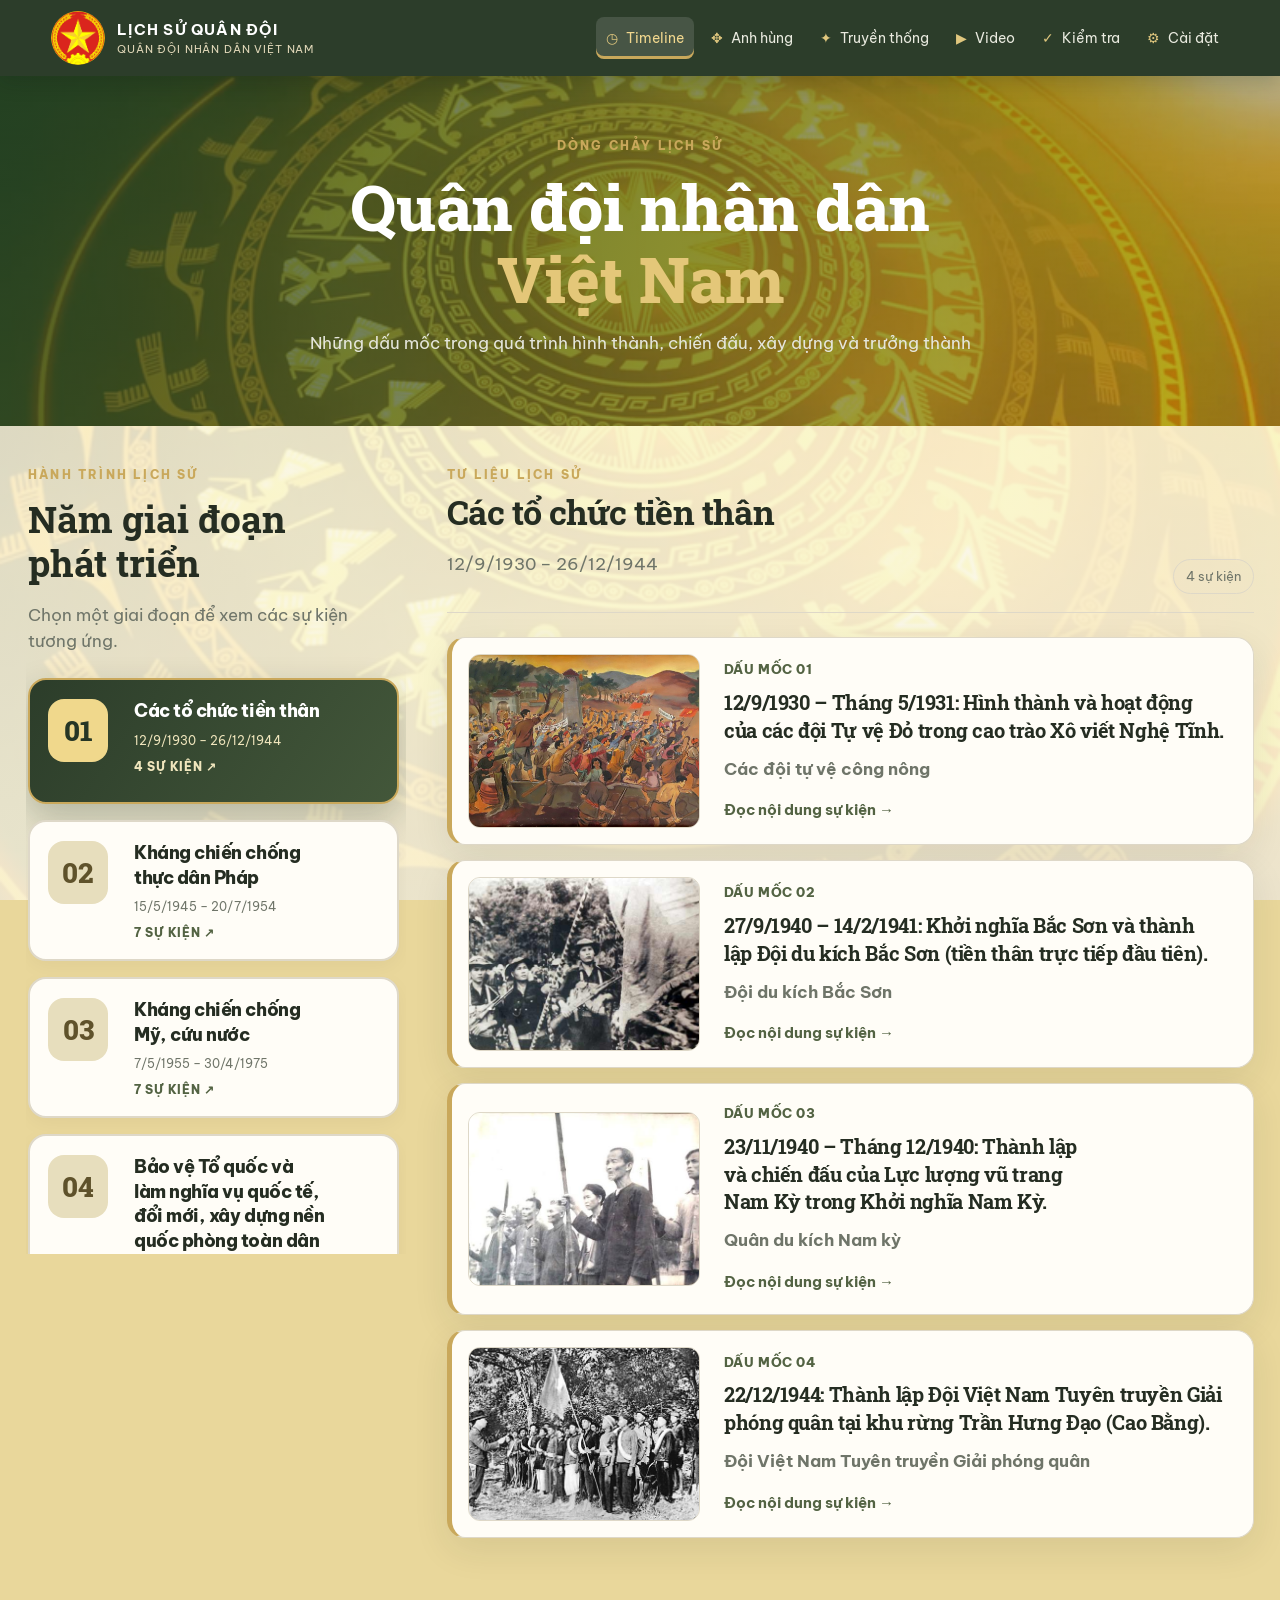
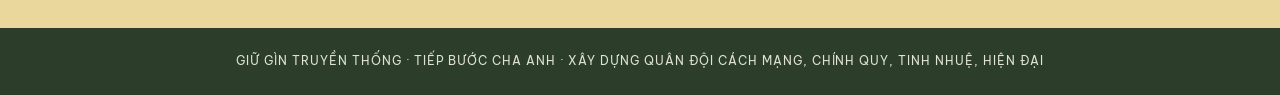
<file: index.html>
<!doctype html><html lang="vi"><head><meta charset="utf-8"><meta name="viewport" content="width=device-width,initial-scale=1"><meta name="theme-color" content="#263523"><title>Timeline | Lịch sử QĐND Việt Nam</title><link rel="stylesheet" href="style.css"></head><body><nav class="topbar"><a class="brand" href="index.html"><img src="assets/quan-huy-qdndvn.webp" alt="Quân huy Quân đội nhân dân Việt Nam"><span><b>LỊCH SỬ QUÂN ĐỘI</b><small>QUÂN ĐỘI NHÂN DÂN VIỆT NAM</small></span></a><button class="menu-toggle" aria-label="Mở điều hướng" onclick="document.querySelector('.navlinks').classList.toggle('open')">☰</button><div class="navlinks"><a data-nav="index.html" href="index.html"><i>◷</i>Timeline</a><a data-nav="heroes.html" href="heroes.html"><i>✥</i>Anh hùng</a><a data-nav="videos.html" href="videos.html"><i>▶</i>Video</a><a data-nav="exam.html" href="exam.html"><i>✓</i>Kiểm tra</a><a data-nav="settings.html" href="settings.html"><i>⚙</i>Cài đặt</a></div></nav><header class="masthead"><div class="kicker">DÒNG CHẢY LỊCH SỬ</div><h1>Quân đội nhân dân<br><em>Việt Nam</em></h1><p>Những dấu mốc trong quá trình hình thành, chiến đấu, xây dựng và trưởng thành</p></header><main class="timeline-layout"><aside class="period-side"><div class="section-kicker">HÀNH TRÌNH LỊCH SỬ</div><h2>Năm giai đoạn<br>phát triển</h2><p>Chọn một giai đoạn để xem các sự kiện tương ứng.</p><div id="periodNav" class="period-nav"></div></aside><section class="timeline-main"><div class="section-head"><div><div class="section-kicker">TƯ LIỆU LỊCH SỬ</div><h2 id="periodTitle">Chọn giai đoạn</h2><p id="periodRange" class="muted"></p></div><span id="eventCount" class="count-pill"></span></div><div id="timeline" class="event-list"></div></section></main><footer class="footer">GIỮ GÌN TRUYỀN THỐNG · TIẾP BƯỚC CHA ANH · XÂY DỰNG QUÂN ĐỘI CÁCH MẠNG, CHÍNH QUY, TINH NHUỆ, HIỆN ĐẠI</footer><script src="data/periods.js"></script><script src="js/common.js"></script><script src="js/timeline.js"></script></body></html>
</file>
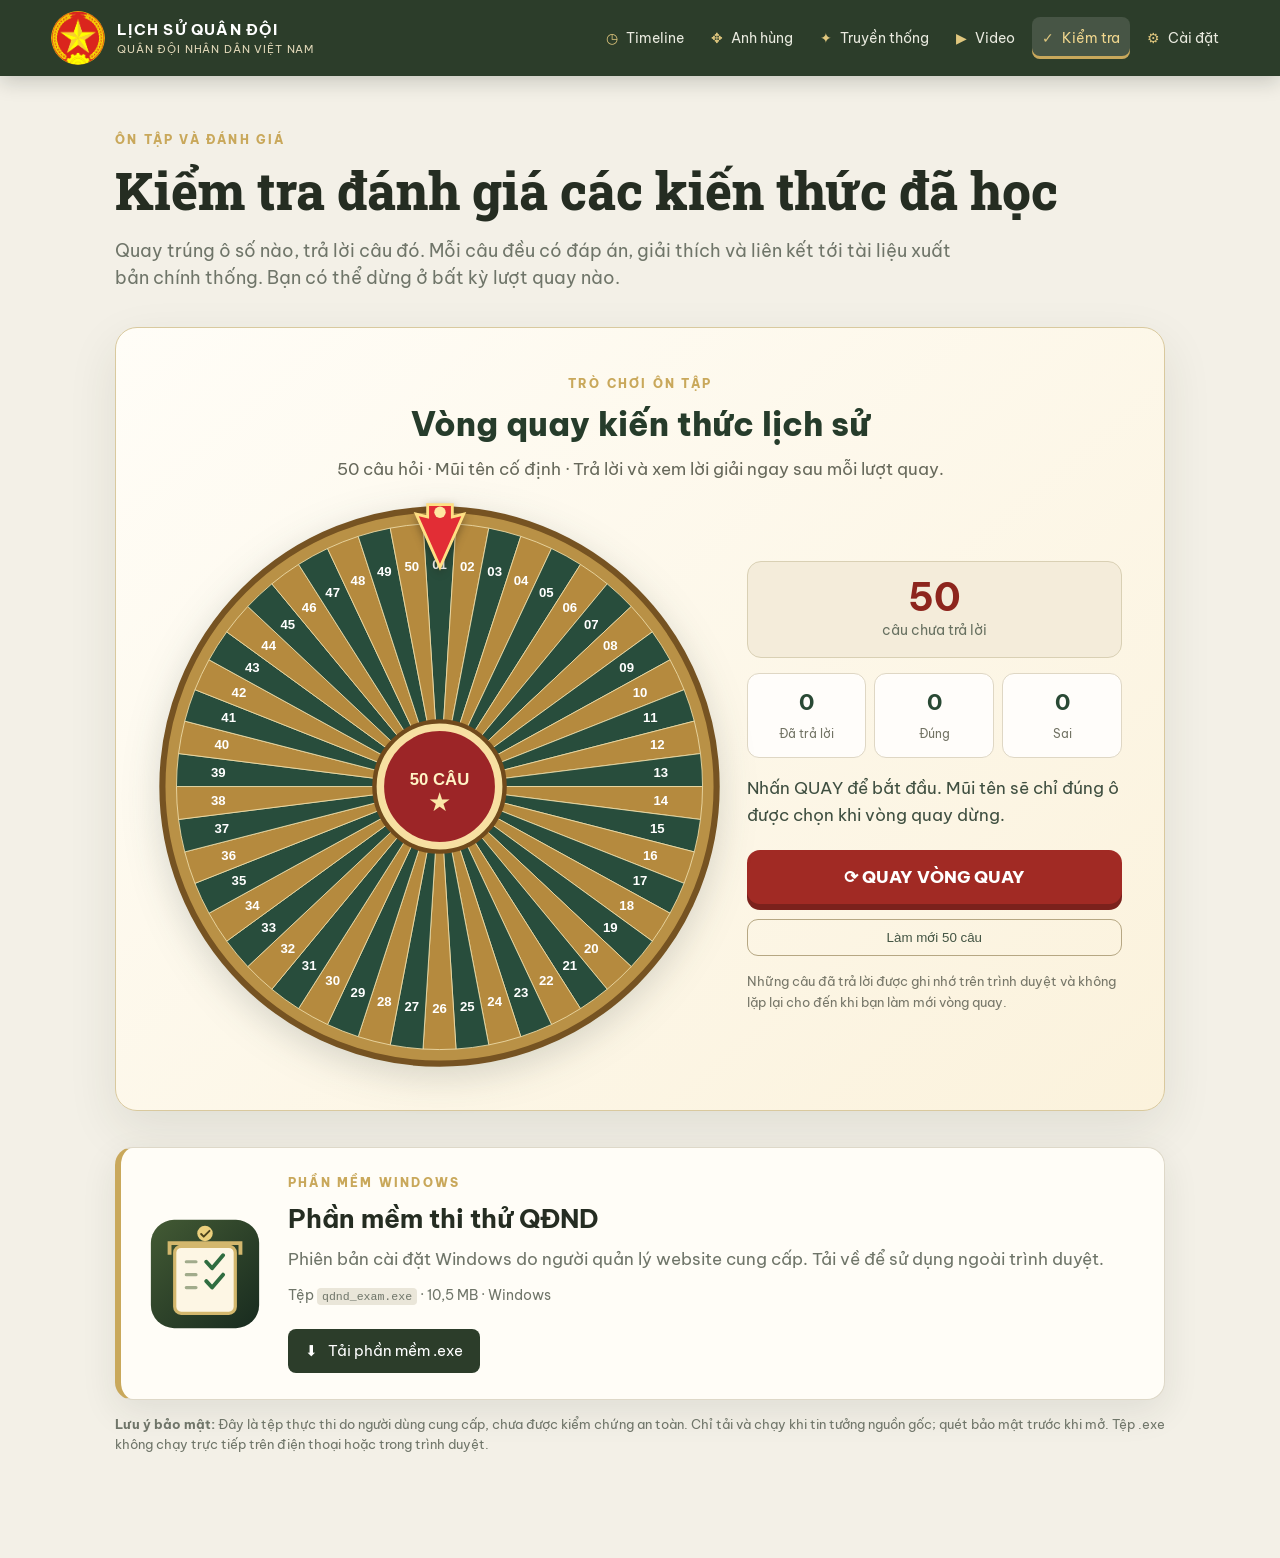
<file: exam.html>
<!DOCTYPE html>
<html lang="vi"><head><meta charset="utf-8"/><meta content="width=device-width,initial-scale=1" name="viewport"/><meta content="#263523" name="theme-color"/><title>Kiểm tra | Lịch sử QĐND Việt Nam</title><link href="style.css" rel="stylesheet"/><link href="css/wheel.css" rel="stylesheet"/></head><body><nav class="topbar"><a class="brand" href="index.html"><img alt="Quân huy Quân đội nhân dân Việt Nam" src="assets/quan-huy-qdndvn.webp"/><span><b>LỊCH SỬ QUÂN ĐỘI</b><small>QUÂN ĐỘI NHÂN DÂN VIỆT NAM</small></span></a><button aria-label="Mở điều hướng" class="menu-toggle" onclick="document.querySelector('.navlinks').classList.toggle('open')">☰</button><div class="navlinks"><a data-nav="index.html" href="index.html"><i>◷</i>Timeline</a><a data-nav="heroes.html" href="heroes.html"><i>✥</i>Anh hùng</a><a data-nav="truyen-thong.html" href="truyen-thong.html"><i>✦</i>Truyền thống</a><a data-nav="videos.html" href="videos.html"><i>▶</i>Video</a><a data-nav="exam.html" href="exam.html"><i>✓</i>Kiểm tra</a><a data-nav="settings.html" href="settings.html"><i>⚙</i>Cài đặt</a></div></nav><main class="content"><div class="section-kicker">ÔN TẬP VÀ ĐÁNH GIÁ</div><h1 class="page-title">Kiểm tra đánh giá các kiến thức đã học</h1><p class="lead">Quay trúng ô số nào, trả lời câu đó. Mỗi câu đều có đáp án, giải thích và liên kết tới tài liệu xuất bản chính thống. Bạn có thể dừng ở bất kỳ lượt quay nào.</p><section aria-labelledby="wheelTitle" class="wheel-game" id="wheelGame">
<div class="wheel-heading"><span class="section-kicker">TRÒ CHƠI ÔN TẬP</span><h2 id="wheelTitle">Vòng quay kiến thức lịch sử</h2><p>50 câu hỏi · Mũi tên cố định · Trả lời và xem lời giải ngay sau mỗi lượt quay.</p></div>
<div class="wheel-layout">
<div aria-label="Vòng quay có 50 ô đánh số và mũi tên màu đỏ ở vị trí 12 giờ" class="wheel-stage">
<div class="wheel-disc" id="wheelDisc"><svg aria-label="Vòng quay 50 câu" id="wheelSvg" role="img" viewbox="0 0 640 640"></svg></div>
<svg aria-label="Mũi tên chỉ câu được chọn" class="wheel-pointer" role="img" viewbox="0 0 60 80"><path d="M30 73 L5 17 L17 20 L17 7 L43 7 L43 20 L55 17 Z" fill="#e22d35" stroke="#ffdf83" stroke-width="3"></path><circle cx="30" cy="15" fill="#ffe7a1" r="6"></circle></svg>
</div>
<div class="wheel-sidebar">
<div class="wheel-counter"><strong id="wheelRemaining">50</strong><span>câu chưa trả lời</span></div>
<div class="wheel-stats"><div><b id="wheelAnswered">0</b><span>Đã trả lời</span></div><div><b id="wheelCorrect">0</b><span>Đúng</span></div><div><b id="wheelWrong">0</b><span>Sai</span></div></div>
<p aria-live="polite" class="wheel-status" id="wheelStatus" role="status">Nhấn QUAY để bắt đầu. Mũi tên sẽ chỉ đúng ô được chọn khi vòng quay dừng.</p>
<button class="wheel-spin" id="wheelSpin" type="button">⟳ QUAY VÒNG QUAY</button>
<button class="wheel-reset" id="wheelReset" type="button">Làm mới 50 câu</button>
<p class="wheel-note">Những câu đã trả lời được ghi nhớ trên trình duyệt và không lặp lại cho đến khi bạn làm mới vòng quay.</p>
</div>
</div>
</section>
<dialog aria-labelledby="wheelQuestionText" class="wheel-dialog" id="wheelQuestionDialog"><div class="wheel-dialog-inner"><button aria-label="Đóng câu hỏi" class="wheel-dialog-close" id="wheelDialogClose">×</button><p class="wheel-question-number" id="wheelQuestionNumber"></p><h2 id="wheelQuestionText"></h2><div class="wheel-choices" id="wheelChoices"></div><p aria-live="polite" class="wheel-feedback" hidden="" id="wheelFeedback" role="status"></p><section aria-live="polite" class="wheel-explanation" hidden="" id="wheelExplanation"><h3>VÌ SAO ĐÂY LÀ ĐÁP ÁN ĐÚNG?</h3><p class="wheel-explanation-text" id="wheelExplanationText"></p><div class="wheel-explanation-source"><strong>Tài liệu tham khảo và nguồn đối chiếu:</strong><div id="wheelExplanationSource"></div></div></section><button class="wheel-dialog-done" hidden="" id="wheelDialogDone" type="button">Đóng và quay tiếp</button></div></dialog><section class="software-card"><img alt="Biểu tượng phần mềm thi thử" class="software-logo" src="assets/logo-phan-mem-thi.svg"/><div class="software-info"><div class="section-kicker">PHẦN MỀM WINDOWS</div><h2>Phần mềm thi thử QĐND</h2><p>Phiên bản cài đặt Windows do người quản lý website cung cấp. Tải về để sử dụng ngoài trình duyệt.</p><p class="software-meta">Tệp <code>qdnd_exam.exe</code> · 10,5 MB · Windows</p><a class="primary software-download" download="qdnd_exam.exe" href="downloads/qdnd_exam.exe"><span aria-hidden="true">⬇</span> Tải phần mềm .exe</a></div></section><p class="security-note"><strong>Lưu ý bảo mật:</strong> Đây là tệp thực thi do người dùng cung cấp, chưa được kiểm chứng an toàn. Chỉ tải và chạy khi tin tưởng nguồn gốc; quét bảo mật trước khi mở. Tệp .exe không chạy trực tiếp trên điện thoại hoặc trong trình duyệt.</p></main><script src="js/common.js"></script><script src="data/wheel-questions.js"></script><script src="js/wheel.js"></script></body></html>
</file>
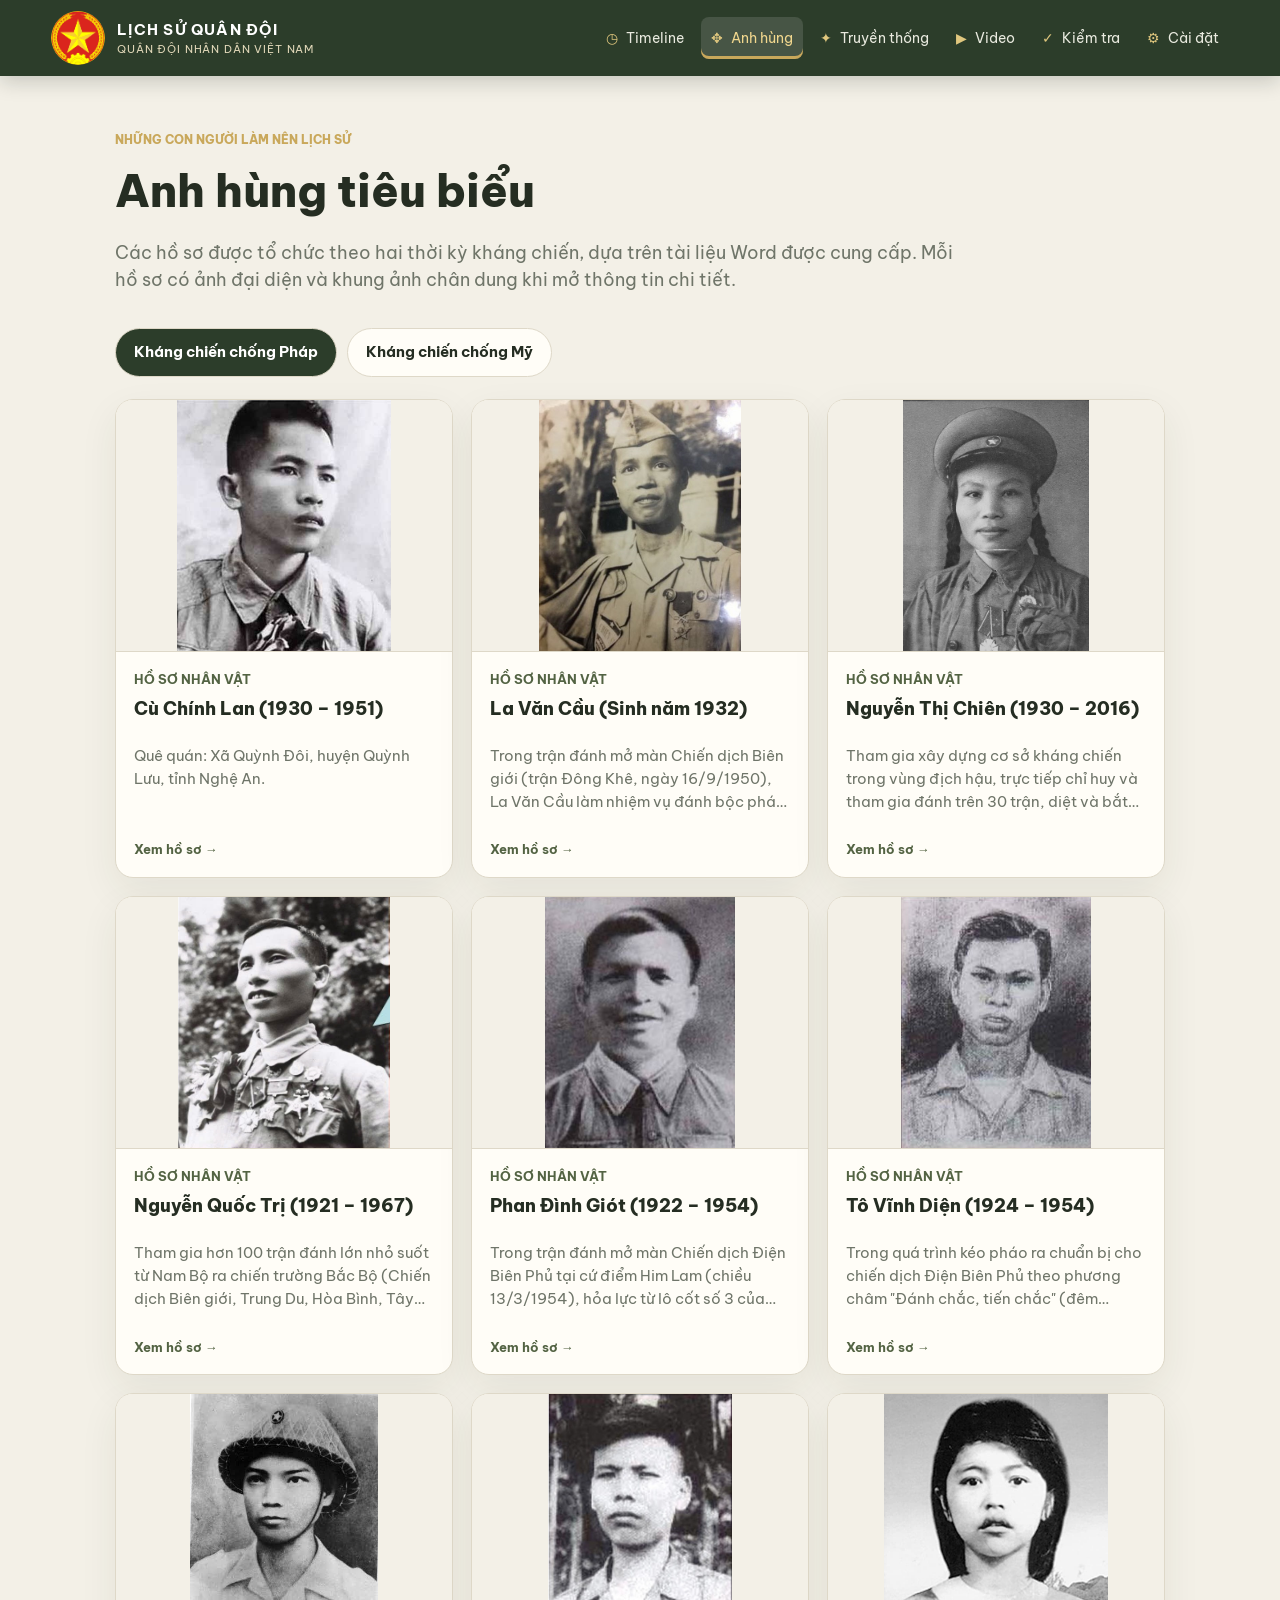
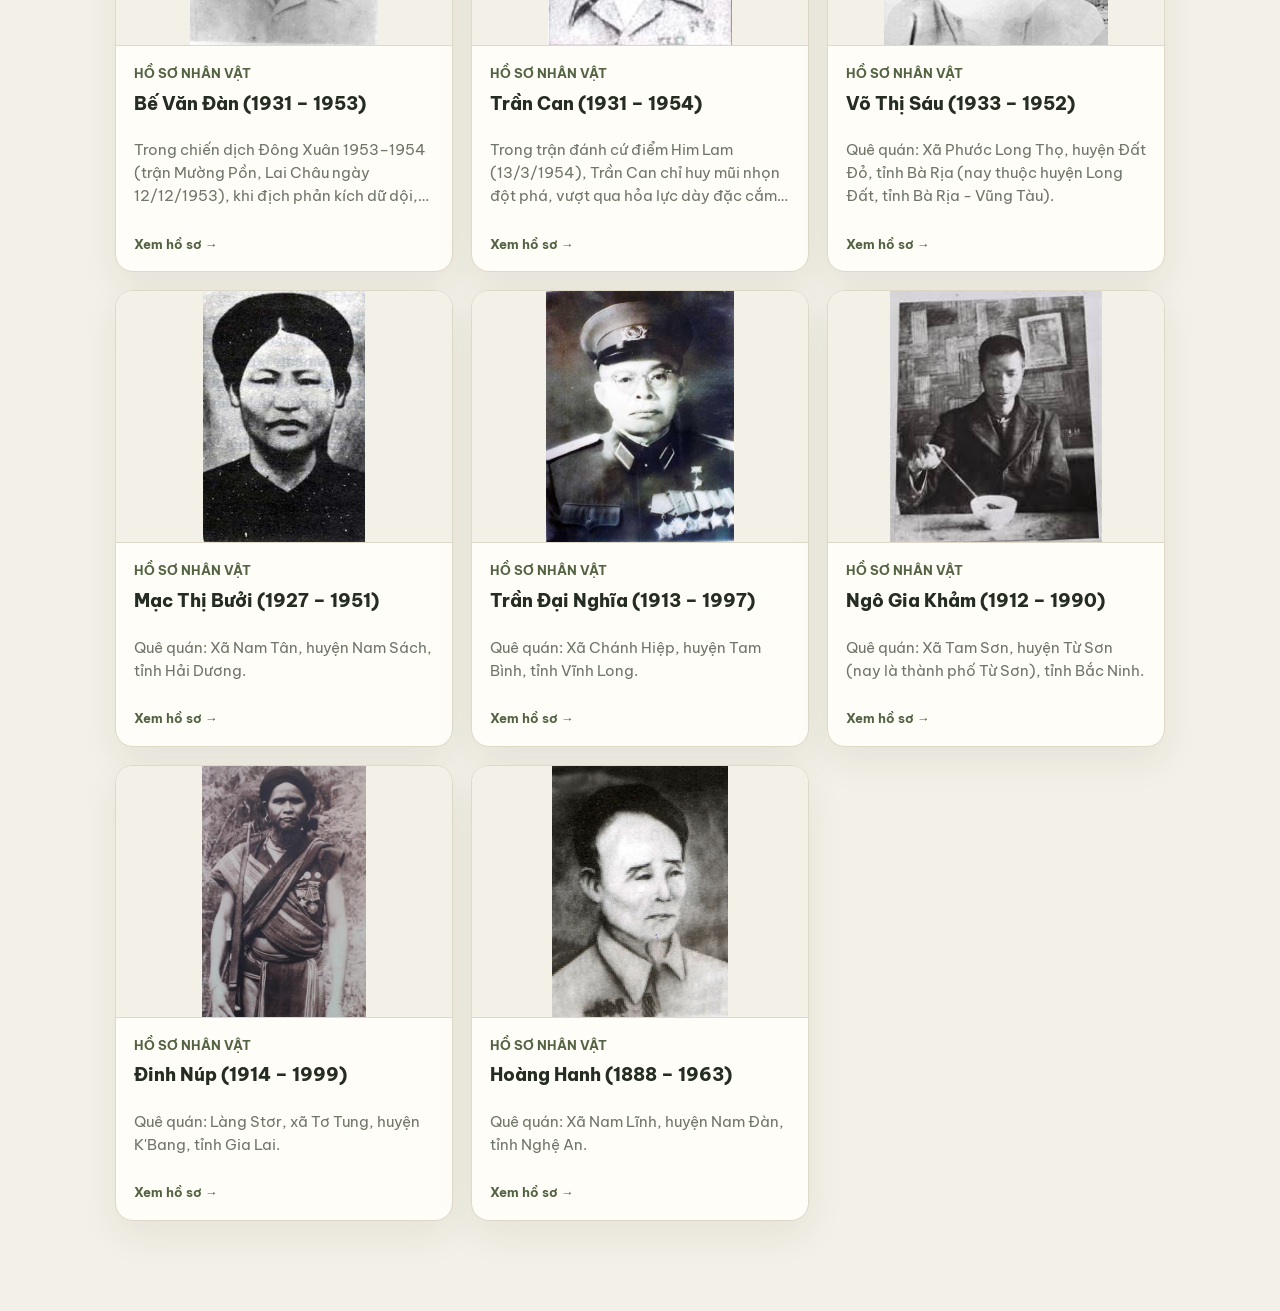
<file: heroes.html>
<!doctype html><html lang="vi"><head><meta charset="utf-8"><meta name="viewport" content="width=device-width,initial-scale=1"><meta name="theme-color" content="#263523"><title>Anh hùng | Lịch sử QĐND Việt Nam</title><link rel="stylesheet" href="style.css"></head><body><nav class="topbar"><a class="brand" href="index.html"><img src="assets/quan-huy-qdndvn.webp" alt="Quân huy Quân đội nhân dân Việt Nam"><span><b>LỊCH SỬ QUÂN ĐỘI</b><small>QUÂN ĐỘI NHÂN DÂN VIỆT NAM</small></span></a><button class="menu-toggle" aria-label="Mở điều hướng" onclick="document.querySelector('.navlinks').classList.toggle('open')">☰</button><div class="navlinks"><a data-nav="index.html" href="index.html"><i>◷</i>Timeline</a><a data-nav="heroes.html" href="heroes.html"><i>✥</i>Anh hùng</a><a data-nav="videos.html" href="videos.html"><i>▶</i>Video</a><a data-nav="exam.html" href="exam.html"><i>✓</i>Kiểm tra</a><a data-nav="settings.html" href="settings.html"><i>⚙</i>Cài đặt</a></div></nav><main class="content"><div class="section-kicker">NHỮNG CON NGƯỜI LÀM NÊN LỊCH SỬ</div><h1 class="page-title">Anh hùng tiêu biểu</h1><p class="lead">Các hồ sơ được tổ chức theo hai thời kỳ kháng chiến, dựa trên tài liệu Word được cung cấp. Mỗi hồ sơ có ảnh đại diện và khung ảnh chân dung khi mở thông tin chi tiết.</p><div class="tabs"><button class="tab active" data-period="phap">Kháng chiến chống Pháp</button><button class="tab" data-period="my">Kháng chiến chống Mỹ</button></div><div id="heroGrid" class="hero-grid"></div></main><div id="heroModal" class="modal" aria-hidden="true"><div class="modal-card"><button class="modal-close" onclick="closeHero()">×</button><div id="heroDetail"></div></div></div><script src="data/heroes.js"></script><script src="js/common.js"></script><script src="js/heroes.js"></script></body></html>
</file>
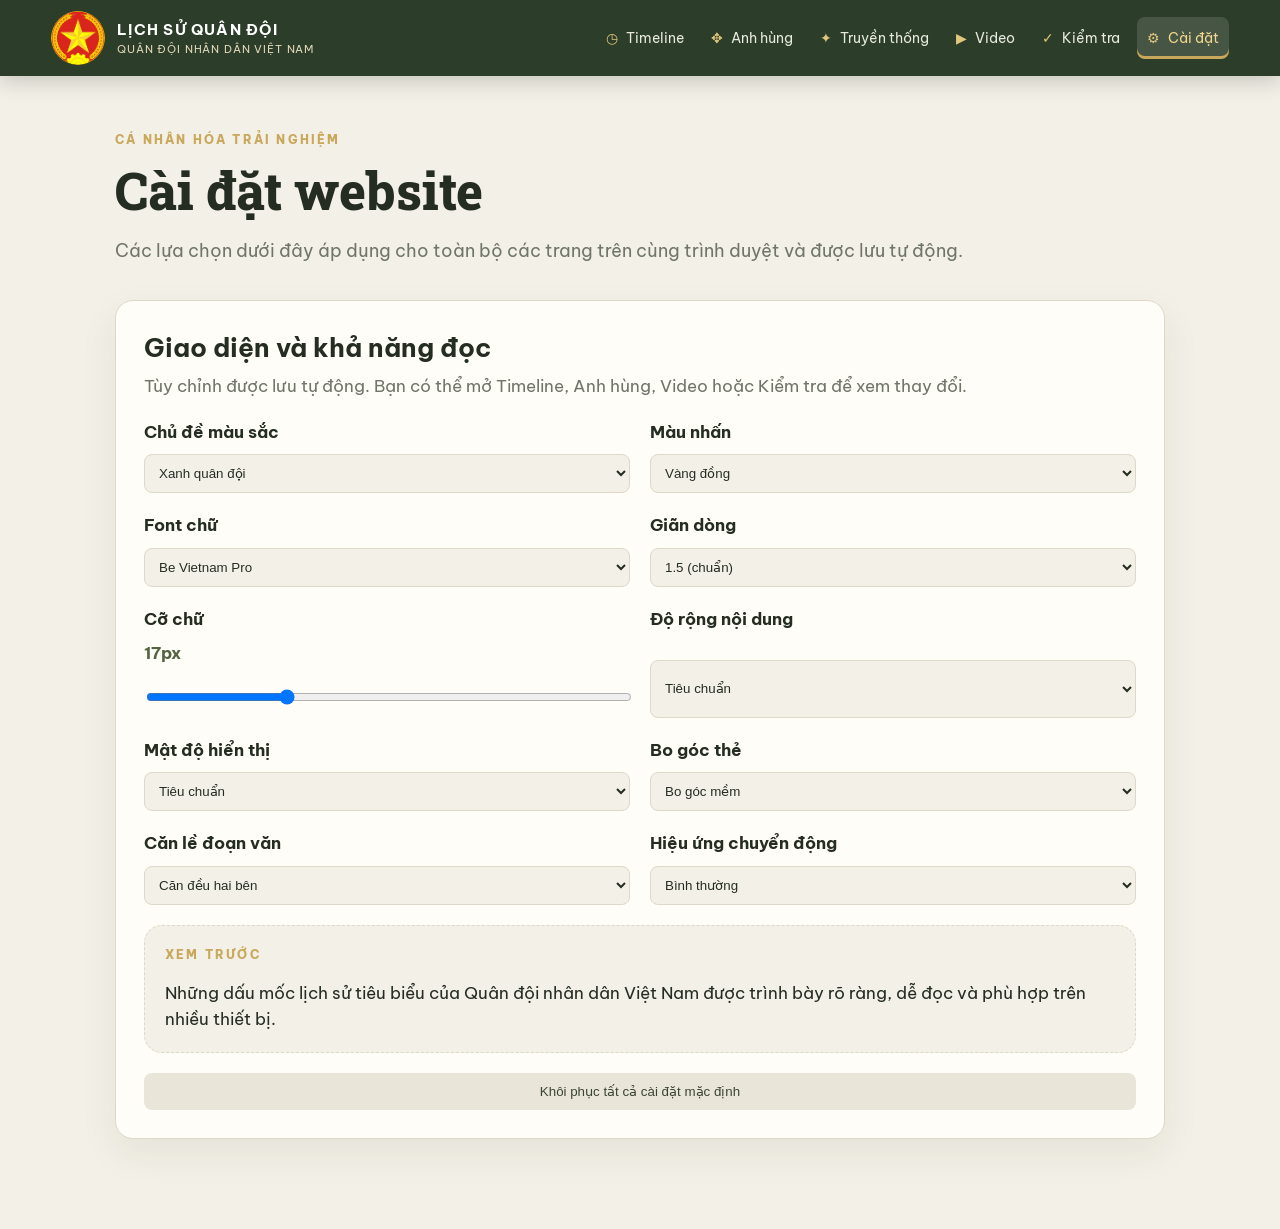
<file: settings.html>
<!doctype html><html lang="vi"><head><meta charset="utf-8"><meta name="viewport" content="width=device-width,initial-scale=1"><meta name="theme-color" content="#263523"><title>Cài đặt | Lịch sử QĐND Việt Nam</title><link rel="stylesheet" href="style.css"></head><body><nav class="topbar"><a class="brand" href="index.html"><img src="assets/quan-huy-qdndvn.webp" alt="Quân huy Quân đội nhân dân Việt Nam"><span><b>LỊCH SỬ QUÂN ĐỘI</b><small>QUÂN ĐỘI NHÂN DÂN VIỆT NAM</small></span></a><button class="menu-toggle" aria-label="Mở điều hướng" onclick="document.querySelector('.navlinks').classList.toggle('open')">☰</button><div class="navlinks"><a data-nav="index.html" href="index.html"><i>◷</i>Timeline</a><a data-nav="heroes.html" href="heroes.html"><i>✥</i>Anh hùng</a><a data-nav="videos.html" href="videos.html"><i>▶</i>Video</a><a data-nav="exam.html" href="exam.html"><i>✓</i>Kiểm tra</a><a data-nav="settings.html" href="settings.html"><i>⚙</i>Cài đặt</a></div></nav><main class="content"><div class="section-kicker">CÁ NHÂN HÓA TRẢI NGHIỆM</div><h1 class="page-title">Cài đặt website</h1><p class="lead">Các lựa chọn dưới đây áp dụng cho toàn bộ các trang trên cùng trình duyệt và được lưu tự động.</p><section class="settings-card"><div class="settings-intro"><h2>Giao diện và khả năng đọc</h2><p class="muted">Tùy chỉnh được lưu tự động. Bạn có thể mở Timeline, Anh hùng, Video hoặc Kiểm tra để xem thay đổi.</p></div><div class="setting-grid"><label>Chủ đề màu sắc<select id="theme"><option value="olive">Xanh quân đội</option><option value="light">Trắng thanh lịch</option><option value="dark">Tối dịu</option><option value="burgundy">Đỏ đô</option><option value="navy">Xanh hải quân</option><option value="sepia">Giấy cổ</option><option value="forest">Xanh rừng</option><option value="contrast">Tương phản cao</option></select></label><label>Màu nhấn<select id="accent"><option value="gold">Vàng đồng</option><option value="red">Đỏ son</option><option value="blue">Xanh lam</option><option value="green">Xanh lá</option></select></label><label>Font chữ<select id="fontFamily"><option value="system">Be Vietnam Pro</option><option value="times">Times New Roman</option><option value="serif">Georgia</option><option value="arial">Arial</option><option value="tahoma">Tahoma</option></select></label><label>Giãn dòng<select id="lineHeight"><option value="1.5">1.5 (chuẩn)</option><option value="1.65">1.65 (thoáng)</option><option value="1.8">1.8 (rộng)</option><option value="2">2.0 (rất rộng)</option></select></label><label>Cỡ chữ <output id="fontSizeOut">17px</output><input id="fontSize" type="range" min="14" max="25" value="17"></label><label>Độ rộng nội dung<select id="contentWidth"><option value="normal">Tiêu chuẩn</option><option value="wide">Rộng</option><option value="narrow">Gọn (dễ đọc)</option></select></label><label>Mật độ hiển thị<select id="density"><option value="normal">Tiêu chuẩn</option><option value="compact">Gọn</option><option value="relaxed">Thoáng</option></select></label><label>Bo góc thẻ<select id="corners"><option value="rounded">Bo góc mềm</option><option value="square">Góc vuông</option></select></label><label>Căn lề đoạn văn<select id="textAlign"><option value="justify">Căn đều hai bên</option><option value="left">Căn trái</option></select></label><label>Hiệu ứng chuyển động<select id="motion"><option value="normal">Bình thường</option><option value="reduce">Giảm chuyển động</option></select></label></div><div class="settings-preview"><div class="section-kicker">XEM TRƯỚC</div><p>Những dấu mốc lịch sử tiêu biểu của Quân đội nhân dân Việt Nam được trình bày rõ ràng, dễ đọc và phù hợp trên nhiều thiết bị.</p></div><button id="resetSettings" type="button" class="secondary">Khôi phục tất cả cài đặt mặc định</button></section></main><script src="js/common.js"></script><script src="js/settings.js"></script></body></html>
</file>
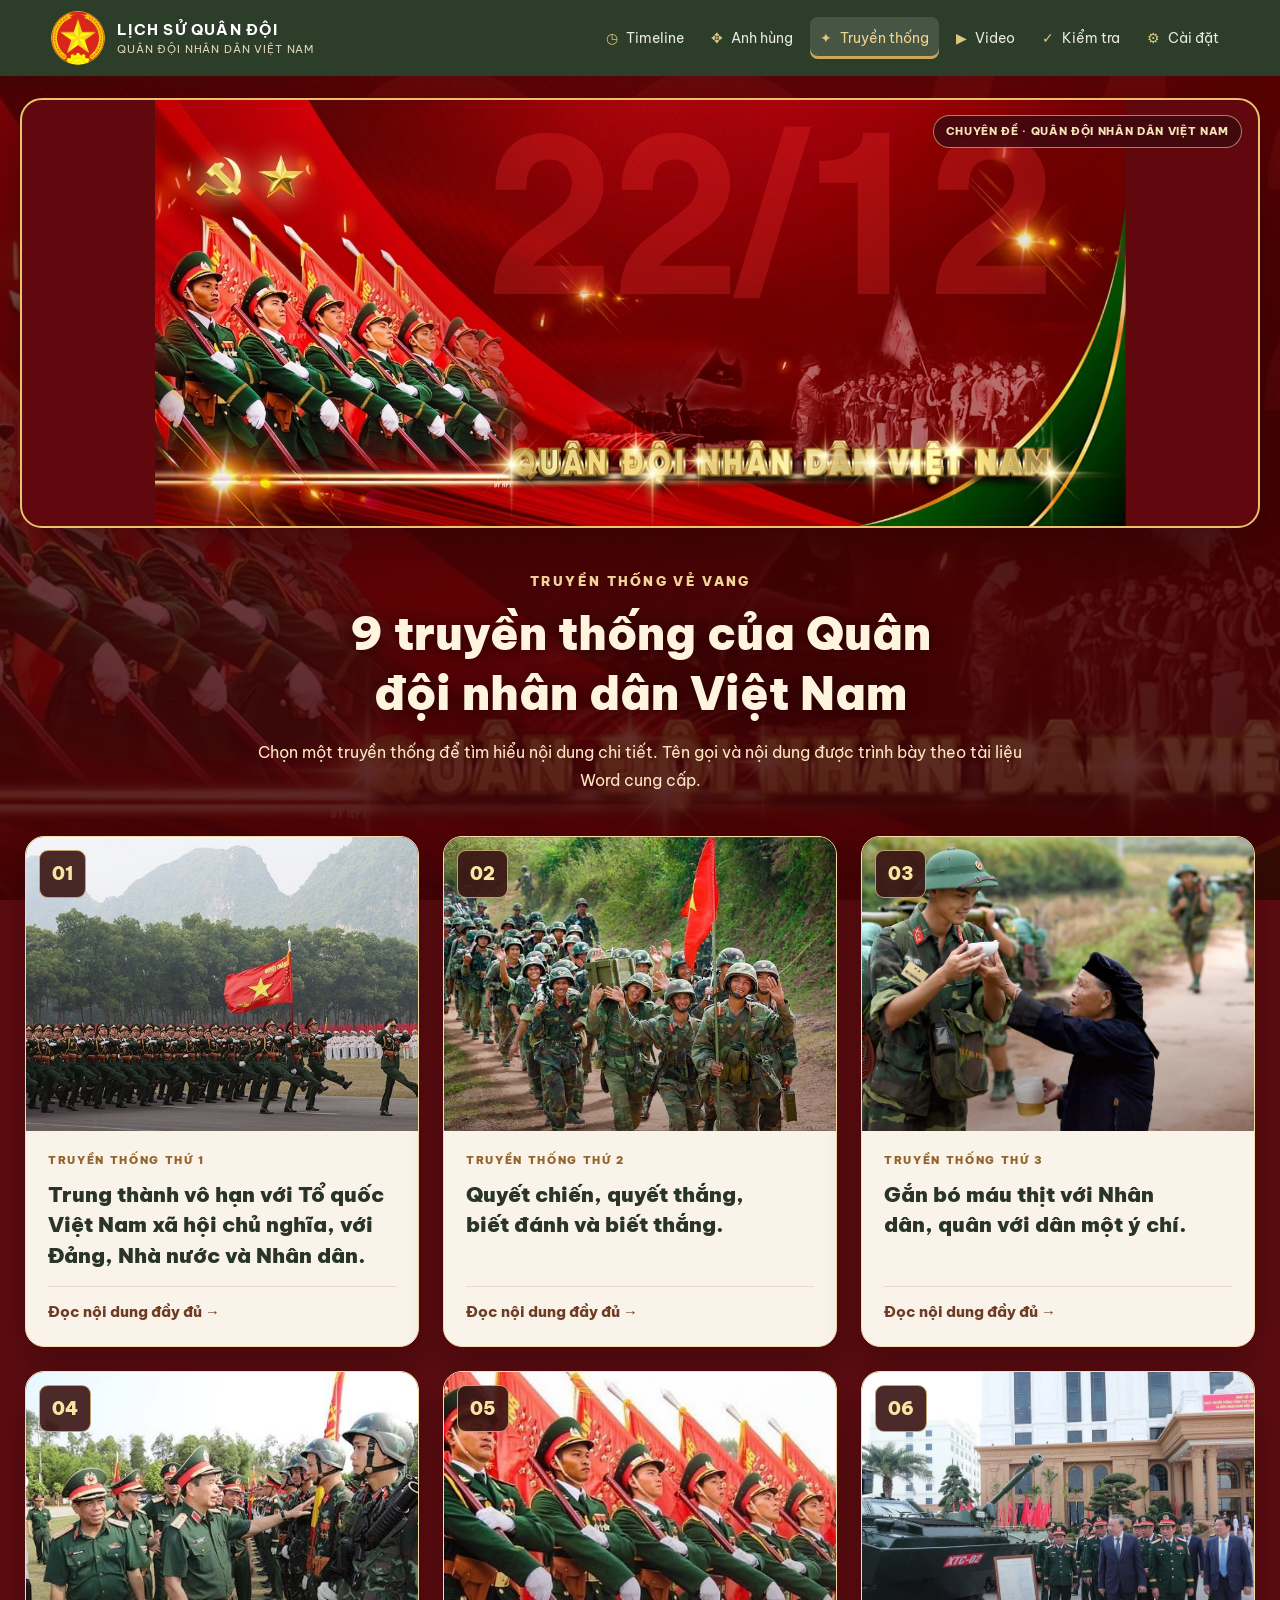
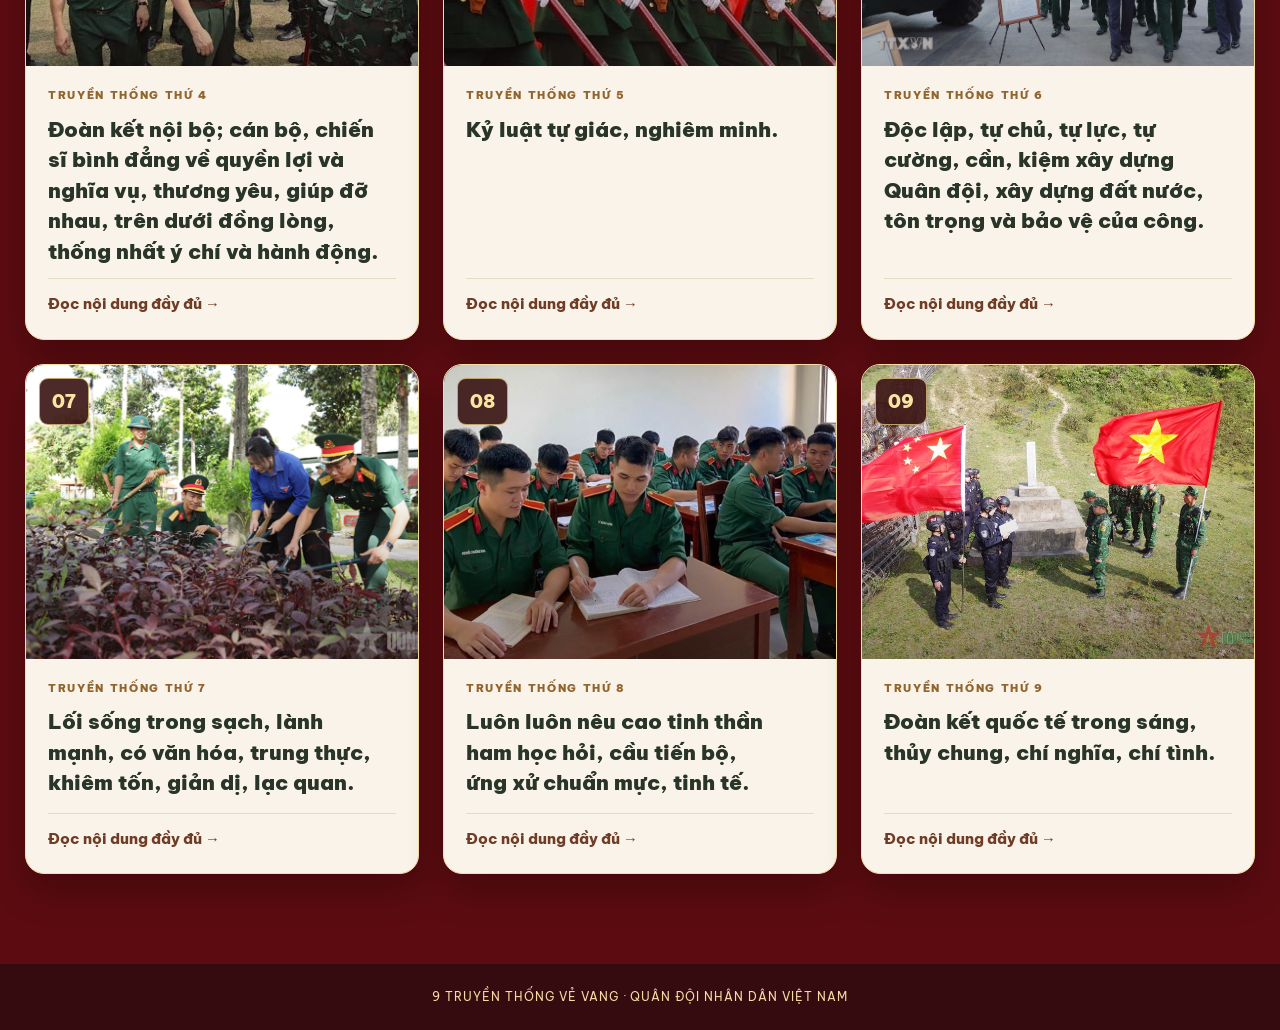
<file: truyen-thong.html>
<!doctype html><html lang="vi"><head><meta charset="utf-8"><meta name="viewport" content="width=device-width,initial-scale=1"><meta name="theme-color" content="#701413"><link rel="stylesheet" href="style.css"><link rel="stylesheet" href="css/truyen-thong.css"><title>9 truyền thống vẻ vang | Lịch sử QĐND Việt Nam</title></head><body class="tt-page tt-index"><nav class="topbar"><a class="brand" href="index.html"><img src="assets/quan-huy-qdndvn.webp" alt="Quân huy Quân đội nhân dân Việt Nam"><span><b>LỊCH SỬ QUÂN ĐỘI</b><small>QUÂN ĐỘI NHÂN DÂN VIỆT NAM</small></span></a><button class="menu-toggle" aria-label="Mở điều hướng" aria-expanded="false" onclick="const el=document.querySelector('.navlinks');el.classList.toggle('open');this.setAttribute('aria-expanded',String(el.classList.contains('open')))">☰</button><div class="navlinks"><a data-nav="index.html" href="index.html"><i>◷</i>Timeline</a><a data-nav="heroes.html" href="heroes.html"><i>✥</i>Anh hùng</a><a class="active" data-nav="truyen-thong.html" href="truyen-thong.html"><i>✦</i>Truyền thống</a><a data-nav="videos.html" href="videos.html"><i>▶</i>Video</a><a data-nav="exam.html" href="exam.html"><i>✓</i>Kiểm tra</a><a data-nav="settings.html" href="settings.html"><i>⚙</i>Cài đặt</a></div></nav><header class="tt-banner" aria-label="Hình nền 22 tháng 12 do người quản lý website cung cấp"><span class="tt-banner-corner">CHUYÊN ĐỀ · QUÂN ĐỘI NHÂN DÂN VIỆT NAM</span></header><main class="tt-main"><div class="tt-intro"><p class="tt-eyebrow">TRUYỀN THỐNG VẺ VANG</p><h1>9 truyền thống của Quân đội nhân dân Việt Nam</h1><p>Chọn một truyền thống để tìm hiểu nội dung chi tiết. Tên gọi và nội dung được trình bày theo tài liệu Word cung cấp.</p></div><section class="tt-grid" id="traditionGrid" aria-label="Danh sách chín truyền thống"></section></main><footer class="footer tt-footer">9 TRUYỀN THỐNG VẺ VANG · QUÂN ĐỘI NHÂN DÂN VIỆT NAM</footer><script src="data/traditions.js"></script><script src="data/traditions-covers.js"></script><script src="js/common.js"></script><script src="js/truyen-thong.js"></script></body></html>
</file>
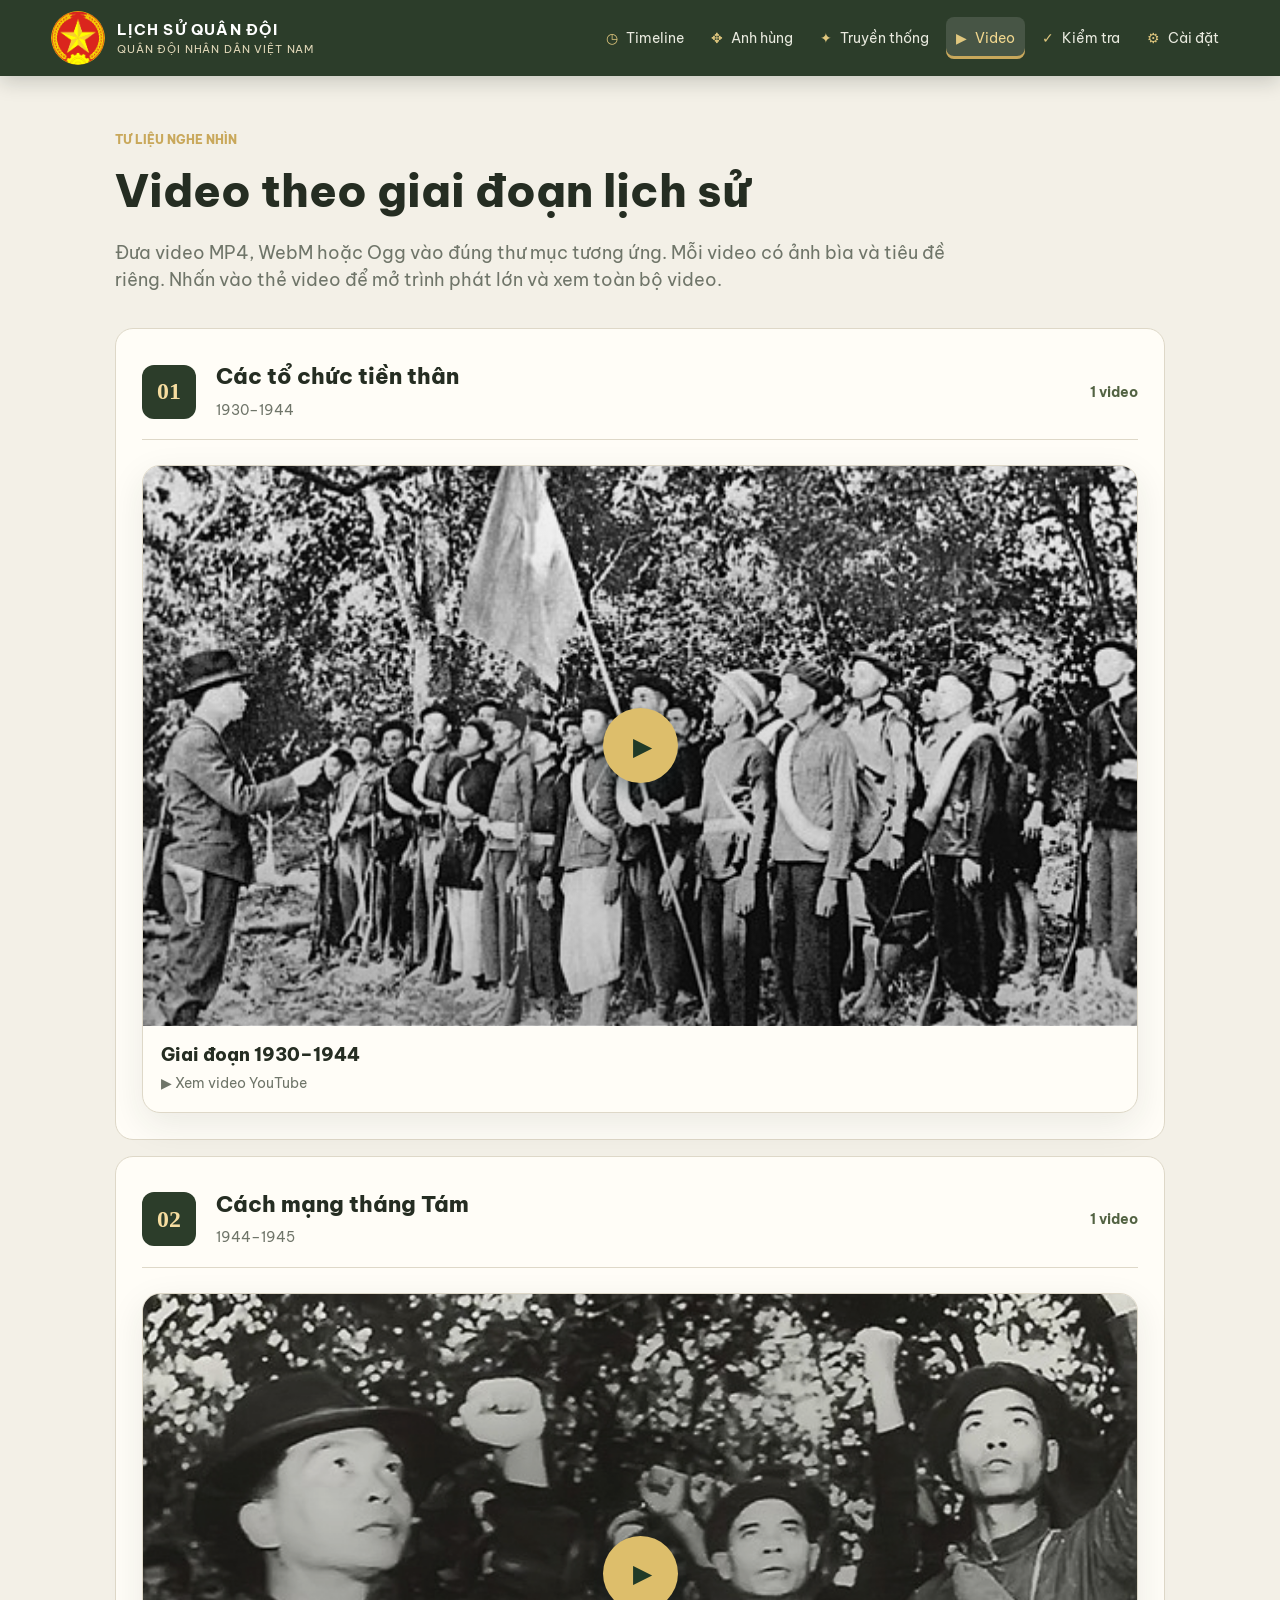
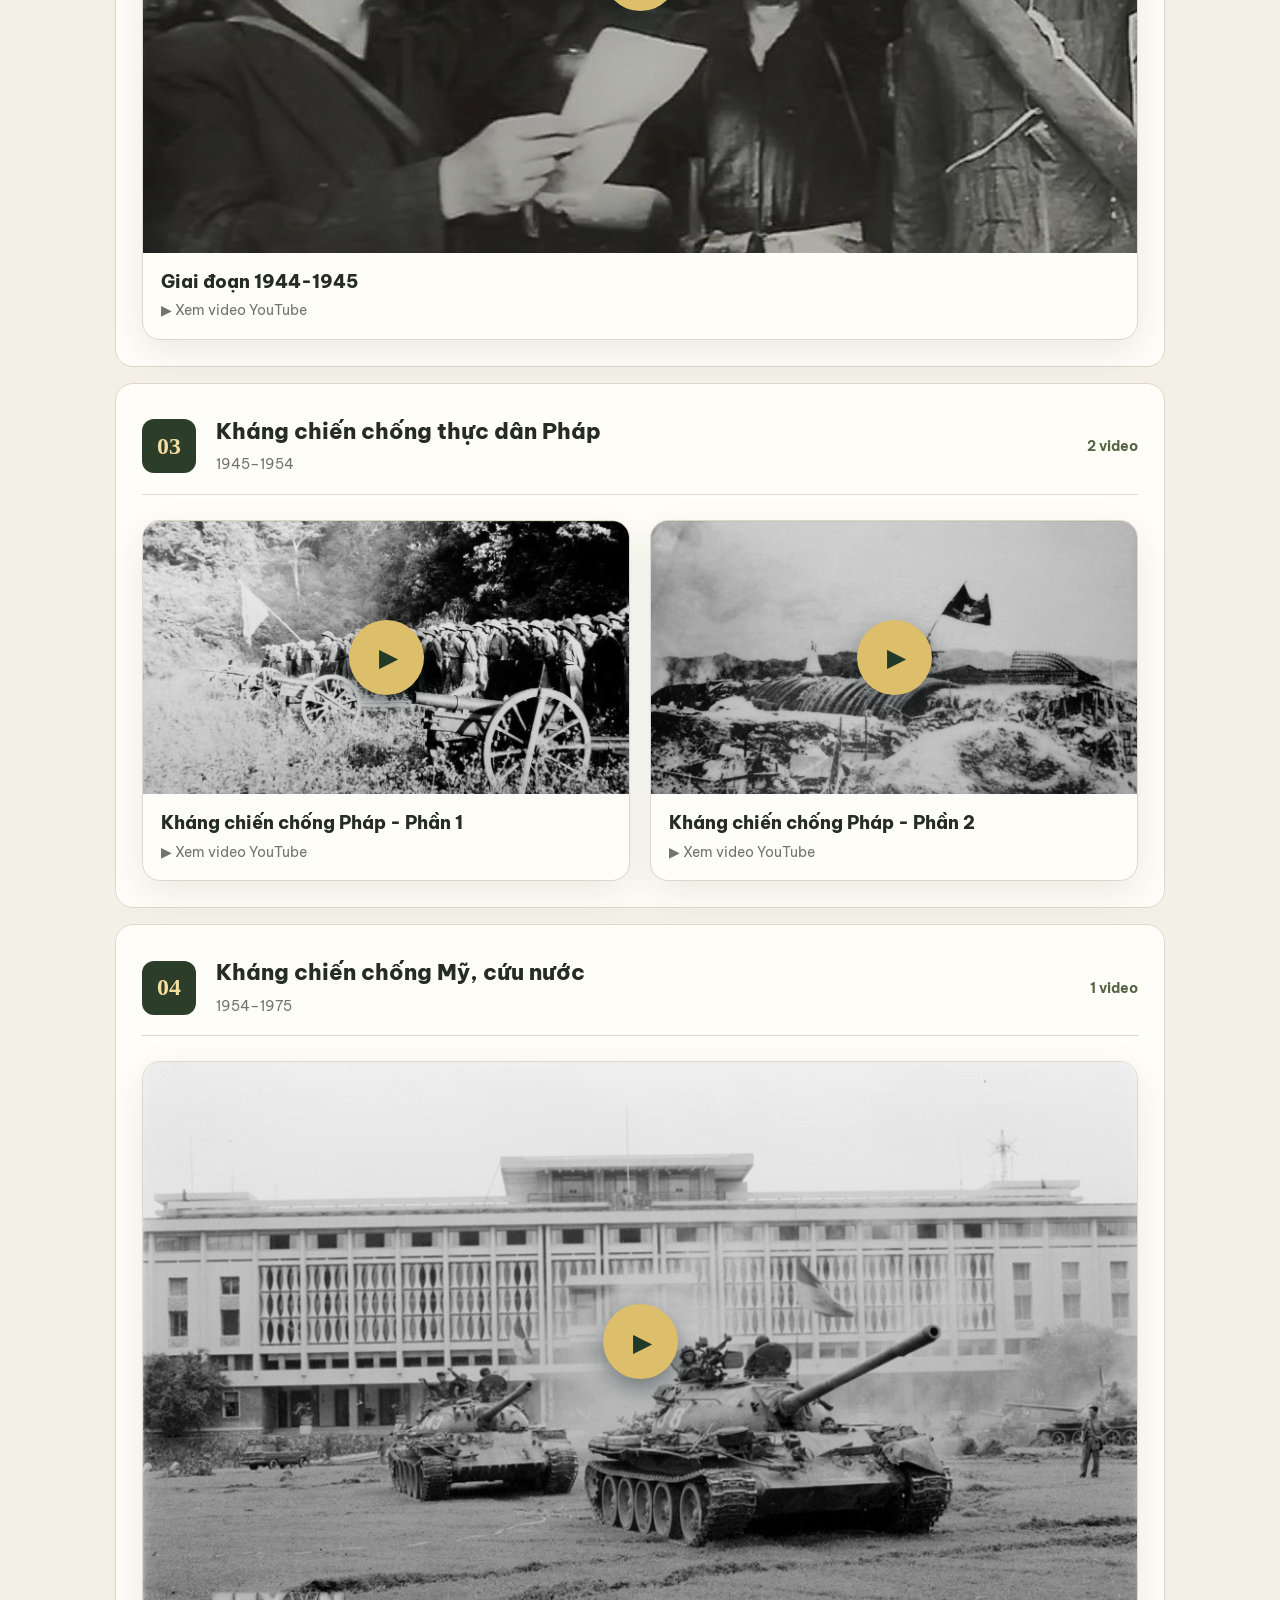
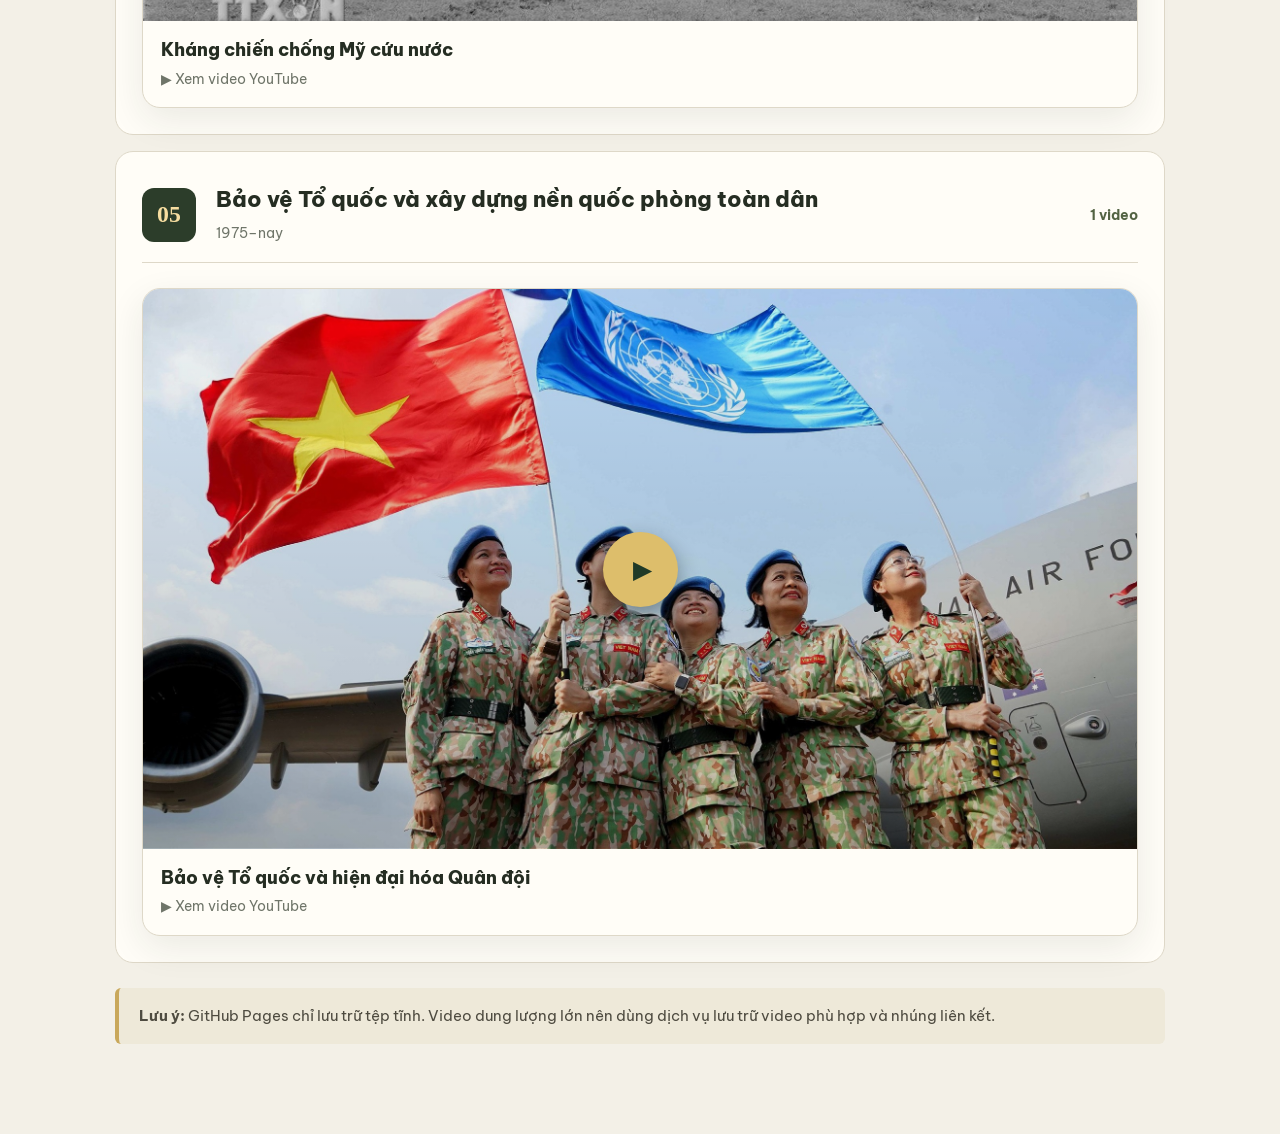
<file: videos.html>
<!doctype html><html lang="vi"><head><meta charset="utf-8"><meta name="viewport" content="width=device-width,initial-scale=1"><meta name="theme-color" content="#263523"><title>Video | Lịch sử QĐND Việt Nam</title><link rel="stylesheet" href="style.css"></head><body><nav class="topbar"><a class="brand" href="index.html"><img src="assets/quan-huy-qdndvn.webp" alt="Quân huy Quân đội nhân dân Việt Nam"><span><b>LỊCH SỬ QUÂN ĐỘI</b><small>QUÂN ĐỘI NHÂN DÂN VIỆT NAM</small></span></a><button class="menu-toggle" aria-label="Mở điều hướng" onclick="document.querySelector('.navlinks').classList.toggle('open')">☰</button><div class="navlinks"><a data-nav="index.html" href="index.html"><i>◷</i>Timeline</a><a data-nav="heroes.html" href="heroes.html"><i>✥</i>Anh hùng</a><a data-nav="videos.html" href="videos.html"><i>▶</i>Video</a><a data-nav="exam.html" href="exam.html"><i>✓</i>Kiểm tra</a><a data-nav="settings.html" href="settings.html"><i>⚙</i>Cài đặt</a></div></nav><main class="content"><div class="section-kicker">TƯ LIỆU NGHE NHÌN</div><h1 class="page-title">Video theo giai đoạn lịch sử</h1><p class="lead">Đưa video MP4, WebM hoặc Ogg vào đúng thư mục tương ứng. Mỗi video có ảnh bìa và tiêu đề riêng. Nhấn vào thẻ video để mở trình phát lớn và xem toàn bộ video.</p><div id="videoSections" class="video-sections"></div><dialog id="videoViewer" class="video-dialog" aria-label="Trình phát video"><button type="button" id="closeVideo" class="video-close" aria-label="Đóng video">×</button><h2 id="videoTitle">Video lịch sử</h2><video id="videoPlayer" controls playsinline preload="metadata"></video><p id="videoSub" class="muted"></p></dialog><div class="notice"><b>Lưu ý:</b> GitHub Pages chỉ lưu trữ tệp tĩnh. Video dung lượng lớn nên dùng dịch vụ lưu trữ video phù hợp và nhúng liên kết.</div></main><script src="data/periods.js"></script><script src="data/videos.js"></script><script src="js/common.js"></script><script src="js/videos.js"></script></body></html>
</file>
<file: style.css>
@import url('https://fonts.googleapis.com/css2?family=Be+Vietnam+Pro:wght@400;500;600;700;800&family=Roboto+Slab:wght@600;700;800&display=swap');:root{--base-font:17px;--bg:#f3f0e7;--paper:#fffdf7;--ink:#252d22;--muted:#6f7569;--green:#2c3d2a;--green2:#536343;--gold:#c9a85b;--line:#ded8c8;--shadow:0 14px 38px #29351e12}*{box-sizing:border-box}html{font-size:var(--base-font);scroll-behavior:smooth}body{margin:0;background:var(--bg);color:var(--ink);font-family:'Be Vietnam Pro',Arial,sans-serif;font-size:1rem;line-height:1.5}html[data-font="serif"] body{font-family:Georgia,serif}html[data-font="arial"] body{font-family:Arial,sans-serif}html[data-theme="light"]{--bg:#fafafa;--paper:#fff;--green:#354b3a;--green2:#60745e;--gold:#b18a3e}html[data-theme="dark"]{--bg:#171d18;--paper:#222b23;--ink:#edf0e8;--muted:#bac2b4;--line:#3b493b;--green:#101710;--green2:#82956d;--gold:#d4b66c}html[data-theme="burgundy"]{--green:#4b2025;--green2:#7a3d43;--gold:#c9a85b}.topbar{height:auto;min-height:76px;background:var(--green);color:#fff;display:flex;align-items:center;justify-content:space-between;padding:10px max(4vw,22px);gap:24px;position:sticky;top:0;z-index:20;box-shadow:0 5px 20px #101a1233}.brand{display:flex;align-items:center;gap:12px;color:#fff;text-decoration:none;min-width:245px}.brand img{width:54px;height:54px;object-fit:contain;border-radius:50%;background:#fff}.brand b{display:block;letter-spacing:.08em;font-size:.9rem}.brand small{display:block;font-size:.62rem;letter-spacing:.08em;color:#e0d7b8}.navlinks{display:flex;align-items:center;gap:7px}.navlinks a{color:#e9eadf;text-decoration:none;padding:12px 15px;border-radius:8px;font-size:.88rem;transition:.2s}.navlinks a:hover,.navlinks a.active{background:#ffffff20;color:#f1d78e}.navlinks i{font-style:normal;margin-right:8px;color:#e0c77e}.menu-toggle{display:none;background:none;border:1px solid #ffffff55;color:white;padding:8px 12px;border-radius:7px;font-size:1.2rem}.masthead{background:linear-gradient(120deg,#263523,#52613d);color:#fff;text-align:center;padding:76px 20px 82px;position:relative;overflow:hidden}.kicker,.section-kicker{font-size:.72rem;font-weight:800;letter-spacing:.18em;color:var(--gold)}.masthead h1{font:800 clamp(2.4rem,5vw,4.5rem)/1.12 'Roboto Slab',serif;margin:16px 0}.masthead h1 em{font-style:normal;color:#e4c779}.masthead p{color:#e5e6dc;margin:0}.timeline-layout{max-width:1240px;margin:0 auto;padding:55px 26px 90px;display:grid;grid-template-columns:300px 1fr;gap:60px}.period-side{align-self:start;position:sticky;top:110px}.period-side h2{font:700 2rem/1.2 'Roboto Slab',serif;margin:12px 0}.period-side>p,.muted{color:var(--muted)}.period-nav{display:grid;gap:9px;margin-top:25px}.period-button{display:grid;grid-template-columns:38px 1fr;gap:2px 10px;text-align:left;background:var(--paper);border:1px solid var(--line);border-radius:10px;padding:13px;cursor:pointer;color:var(--ink);font:600 .88rem inherit}.period-button.active{background:var(--green);color:white;border-color:var(--green);box-shadow:var(--shadow)}.period-number{grid-row:span 2;color:var(--gold);font:700 1.1rem 'Roboto Slab',serif}.period-button small{grid-column:2;color:var(--muted);font-size:.72rem}.period-button.active small{color:#e0dfd4}.section-head{display:flex;justify-content:space-between;align-items:end;border-bottom:1px solid var(--line);padding-bottom:18px;margin-bottom:24px;gap:16px}.section-head h2{font:700 1.8rem 'Roboto Slab',serif;margin:5px 0}.count-pill,.pill{border:1px solid var(--line);border-radius:30px;padding:7px 12px;color:var(--muted);font-size:.75rem;white-space:nowrap}.event-list{display:grid;gap:15px}.event-card{background:var(--paper);border:1px solid var(--line);border-radius:12px;padding:23px 25px;box-shadow:var(--shadow);border-left:4px solid var(--gold)}.event-date{color:var(--green2);font-size:.75rem;font-weight:800;letter-spacing:.04em}.event-card h3{font:700 1.15rem/1.45 'Roboto Slab',serif;margin:8px 0}.event-card p{color:var(--muted);margin:0 0 12px}.text-link,.backlink{color:var(--green2);font-weight:700;text-decoration:none;font-size:.88rem}.content{max-width:1100px;margin:0 auto;padding:55px 25px 90px}.page-title{font:800 clamp(2rem,4vw,3.2rem)/1.15 'Roboto Slab',serif;margin:12px 0 18px}.lead{max-width:850px;color:var(--muted);font-size:1.05rem;margin-bottom:35px}.backlink{display:inline-block;margin-bottom:25px}.article-layout{display:grid;grid-template-columns:minmax(0,1.4fr) minmax(260px,.8fr);gap:30px;align-items:start}.article-paragraph{line-height:1.5;margin:0 0 17px;text-align:justify}.image-placeholder{min-height:260px;border:2px dashed #b8ad8d;background:linear-gradient(135deg,#eee9d9,#f8f5eb);border-radius:12px;color:#79735f;display:flex;flex-direction:column;align-items:center;justify-content:center;text-align:center;padding:22px;gap:9px}.placeholder-icon{font-size:2.6rem}.image-placeholder p{font-size:.85rem}.image-placeholder small{font-size:.72rem}.pager{display:flex;align-items:center;justify-content:space-between;gap:12px;border-top:1px solid var(--line);padding-top:20px;margin-top:24px}.pager span{color:var(--muted);font-size:.82rem}.primary,.secondary{border:0;border-radius:8px;padding:11px 17px;font:700 .88rem inherit;cursor:pointer}.primary{background:var(--green);color:#fff}.secondary{background:#e9e5d9;color:#3a4434}.primary:disabled,.secondary:disabled{opacity:.4;cursor:not-allowed}.tabs{display:flex;gap:10px;flex-wrap:wrap;margin:30px 0 22px}.tab{padding:12px 18px;border-radius:30px;border:1px solid var(--line);background:var(--paper);color:var(--ink);cursor:pointer;font:600 .9rem inherit}.tab.active{background:var(--green);color:white}.hero-grid{display:grid;grid-template-columns:repeat(3,1fr);gap:18px}.hero-card{padding:0;text-align:left;background:var(--paper);border:1px solid var(--line);border-radius:12px;overflow:hidden;cursor:pointer;color:var(--ink);box-shadow:var(--shadow)}.portrait-placeholder{height:190px;background:linear-gradient(145deg,#e7e0ce,#c9c0a6);display:flex;flex-direction:column;align-items:center;justify-content:center;color:#756b50}.portrait-placeholder span{font-size:3rem}.portrait-placeholder small{font-size:.7rem;letter-spacing:.12em}.hero-card-body{padding:18px}.hero-card-body small{font-size:.68rem;color:var(--green2);font-weight:800;letter-spacing:.1em}.hero-card h3{font:700 1.1rem 'Roboto Slab',serif;margin:8px 0}.hero-card p{font-size:.83rem;color:var(--muted);display:-webkit-box;-webkit-line-clamp:3;-webkit-box-orient:vertical;overflow:hidden}.hero-card b{font-size:.82rem;color:var(--green2)}.modal{display:none;position:fixed;inset:0;background:#111b15b8;z-index:40;overflow:auto;padding:5vh 18px}.modal.show{display:block}.modal-card{max-width:900px;margin:auto;background:var(--paper);border-radius:14px;padding:32px;position:relative}.modal-close{position:absolute;right:16px;top:12px;border:0;background:none;font-size:2rem;cursor:pointer;color:var(--ink)}.hero-detail-grid{display:grid;grid-template-columns:250px 1fr;gap:25px}.portrait-large{min-height:300px}.wide-placeholder{min-height:150px;margin-top:20px}.video-sections{display:grid;gap:16px}.video-period{background:var(--paper);border:1px solid var(--line);border-radius:12px;padding:22px}.video-period-head{display:flex;align-items:center;gap:15px}.video-period h2{font:700 1.1rem 'Roboto Slab',serif;margin:0 0 5px}.video-period small{color:var(--muted)}.video-empty{padding:25px;margin-top:15px;border:1px dashed var(--line);border-radius:8px;color:var(--muted);font-size:.88rem}.notice{background:#eee9d9;border-left:4px solid var(--gold);padding:17px 20px;margin-top:25px;border-radius:6px;font-size:.88rem;color:#4e4b40}.exam-card,.settings-card{background:var(--paper);border:1px solid var(--line);border-radius:14px;padding:28px;box-shadow:var(--shadow)}.exam-top{display:flex;justify-content:space-between;gap:15px}.exam-top h2{font:700 1.4rem 'Roboto Slab',serif}.exam-symbol{font-size:3rem;color:var(--gold)}.question{border:0;border-top:1px solid var(--line);padding:20px 0;margin:0}.question legend{font-weight:700;padding:0 0 12px}.answer{display:flex;align-items:center;gap:10px;padding:9px 12px;border-radius:7px;cursor:pointer}.answer:hover{background:var(--bg)}.answer input{accent-color:var(--green)}.exam-actions{display:flex;gap:10px}.result{background:#e9efdf;padding:18px;border-radius:8px;margin-top:20px;color:#293c28}.settings-card{max-width:650px;display:grid;gap:22px}.settings-card label{display:grid;gap:9px;font-weight:700}.settings-card select,.settings-card input[type=range]{width:100%;padding:10px;border:1px solid var(--line);border-radius:8px;background:var(--bg);color:var(--ink)}.settings-card output{color:var(--green2)}.footer{background:var(--green);color:#dfe2d5;text-align:center;padding:24px 20px;font-size:.72rem;letter-spacing:.08em}.navlinks a.active{box-shadow:inset 0 -3px var(--gold)}code{background:#eae6d9;padding:2px 5px;border-radius:4px;font-size:.85em}@media(max-width:850px){.timeline-layout{grid-template-columns:1fr;gap:30px}.period-side{position:static}.period-nav{grid-template-columns:repeat(2,1fr)}.hero-grid{grid-template-columns:repeat(2,1fr)}.navlinks{display:none;position:absolute;top:76px;left:0;right:0;background:var(--green);padding:12px 20px 20px;flex-direction:column;align-items:stretch}.navlinks.open{display:flex}.menu-toggle{display:block}.brand{min-width:0}}@media(max-width:560px){.topbar{padding:9px 14px}.brand img{width:44px;height:44px}.brand b{font-size:.76rem}.brand small{font-size:.52rem}.period-nav{grid-template-columns:1fr}.content{padding:35px 17px 60px}.hero-grid{grid-template-columns:1fr}.article-layout,.hero-detail-grid{grid-template-columns:1fr}.image-placeholder{min-height:190px}.modal-card{padding:24px 18px}.pager{flex-wrap:wrap}.masthead{padding:55px 15px}.timeline-layout{padding:35px 16px 60px}}
.detail-image{display:block;width:100%;height:auto;max-height:520px;object-fit:contain;border-radius:8px}.portrait-placeholder img{width:100%;height:100%;object-fit:cover}.video-grid{display:grid;grid-template-columns:repeat(2,minmax(0,1fr));gap:16px;margin-top:18px}.video-item video{width:100%;border-radius:8px;background:#111}.video-item h3{font-size:.95rem}@media(max-width:560px){.video-grid{grid-template-columns:1fr}}

/* V3: large selected periods, inline source notes, video previews, enhanced settings */
:root{--reader-lineheight:1.5;--radius-card:18px;--spacing-mult:1;--accent-color:#c9a85b;--site-content-max:1100px;--timeline-content-max:1450px;--paper-shadow:0 12px 36px #20311d17}
html[data-font-family="times"] body{font-family:"Times New Roman",Times,serif}
html[data-font-family="serif"] body{font-family:Georgia,"Times New Roman",serif}
html[data-font-family="arial"] body{font-family:Arial,Helvetica,sans-serif}
html[data-font-family="tahoma"] body{font-family:Tahoma,Arial,sans-serif}
html[data-accent="gold"]{--accent-color:#c9a85b}
html[data-accent="red"]{--accent-color:#d65d52}
html[data-accent="blue"]{--accent-color:#539acb}
html[data-accent="green"]{--accent-color:#6caa74}
html[data-theme="navy"]{--bg:#edf1f7;--paper:#fff;--ink:#26334b;--muted:#627087;--green:#182e4b;--green2:#345b87;--gold:#d1aa64;--line:#cdd8e5}
html[data-theme="sepia"]{--bg:#ede0c6;--paper:#fcf5e7;--ink:#4b3927;--muted:#746653;--green:#584e39;--green2:#7b6c4b;--gold:#bf9143;--line:#d9c8a5}
html[data-theme="forest"]{--bg:#e8eee6;--paper:#fbfef8;--ink:#1d3426;--muted:#506d55;--green:#153c2b;--green2:#2e7042;--gold:#c4ab55;--line:#c7d6bf}
html[data-theme="contrast"]{--bg:#fff;--paper:#fff;--ink:#050505;--muted:#222;--green:#000;--green2:#0041a8;--gold:#f6c900;--line:#222;--shadow:none}
html[data-content-width="wide"]{--site-content-max:1400px;--timeline-content-max:1650px}
html[data-content-width="narrow"]{--site-content-max:880px;--timeline-content-max:1190px}
html[data-density="compact"]{--spacing-mult:.76}
html[data-density="relaxed"]{--spacing-mult:1.22}
html[data-corners="square"]{--radius-card:3px}
html[data-text-align="left"] .article-paragraph{text-align:left}
html[data-motion="reduce"] *,html[data-motion="reduce"] *::before,html[data-motion="reduce"] *::after{animation:none!important;transition:none!important;scroll-behavior:auto!important}
@media(prefers-reduced-motion:reduce){*,*::before,*::after{scroll-behavior:auto!important;transition:none!important}}
body{line-height:var(--reader-lineheight)}
.article-paragraph{line-height:var(--reader-lineheight)}
.content{max-width:var(--site-content-max);scroll-margin-top:96px}
.timeline-layout{max-width:var(--timeline-content-max);grid-template-columns:minmax(340px,380px) minmax(0,1fr);gap:clamp(28px,3.2vw,60px);padding-top:40px}
.period-side{top:100px;max-height:calc(100vh - 112px);overflow-y:auto;padding:0 7px 10px 2px;scrollbar-width:thin}
.period-side h2{font-size:2.2rem}
.period-nav{gap:16px;margin-top:24px}
.period-button{min-height:126px;width:100%;display:grid;grid-template-columns:70px 1fr;grid-template-rows:auto auto 1fr;column-gap:16px;align-items:start;padding:19px 18px;border-radius:var(--radius-card);border:2px solid var(--line);box-shadow:0 6px 20px #17251b0a;font-family:inherit;font-size:1rem;line-height:1.25;position:relative;transition:transform .18s,border-color .18s,box-shadow .18s}
.period-button:hover{transform:translateY(-2px);border-color:var(--gold);box-shadow:0 12px 32px #17251b22}
.period-button.active{background:linear-gradient(125deg,var(--green),#43573a);border-color:var(--gold);box-shadow:0 14px 35px #152a1d3d}
.period-button .period-number{grid-row:1/span 3;display:flex;align-items:center;justify-content:center;width:60px;height:63px;border-radius:16px;background:#e7debd;color:#5f522b;font:800 1.65rem 'Roboto Slab',Georgia,serif}
.period-button.active .period-number{color:#263625;background:#f0d88c}
.period-name{display:block;align-self:start;font-size:1.05rem;line-height:1.4;font-weight:800;overflow-wrap:anywhere;letter-spacing:-.02em}
.period-years{display:block;margin-top:6px;font-size:.76rem;line-height:1.4;grid-column:2;color:var(--muted)}
.period-count{grid-column:2;font-size:.71rem;margin-top:8px;letter-spacing:.06em;font-weight:800;color:var(--green2);text-transform:uppercase}
.period-button.active .period-years,.period-button.active .period-count{color:#f0e6bd}
.event-card{border-radius:var(--radius-card);border-left:5px solid var(--accent-color);padding:calc(24px*var(--spacing-mult)) 28px;box-shadow:var(--paper-shadow)}
.event-card:hover{box-shadow:0 18px 35px #27332120}
.event-card h3{font-size:1.18rem;line-height:1.42}
.masthead{padding:61px 20px 70px}
.masthead::after{display:none!important;content:none!important}
.brand img{background:transparent}
.reading-card{background:var(--paper);border:1px solid var(--line);border-radius:var(--radius-card);padding:calc(30px*var(--spacing-mult));min-width:0;box-shadow:var(--paper-shadow)}
.reading-image{position:sticky;top:106px}
.article-image-placeholder{min-height:340px}
.image-placeholder-icon{font-size:3rem;color:#968861}
.detail-instruction{color:var(--muted);font-size:.83rem;margin-bottom:23px}
.note-host{position:relative;display:inline-block;line-height:1;vertical-align:super;margin-left:2px;margin-right:2px;font-size:.73em}
.source-ref{display:inline-block;appearance:none;background:var(--green);color:#fff3ba;border:2px solid var(--gold);border-radius:5px;font-size:.82rem;font-weight:900;line-height:1;padding:3px 5px;cursor:help;box-shadow:0 0 0 2px #c9a85b20}
.note-host:hover .source-ref,.note-host:focus-within .source-ref{background:#8e681d;color:#fff}
.note-tooltip{visibility:hidden;opacity:0;transform:translateY(4px);transition:.14s;position:absolute;z-index:60;top:calc(100% + 12px);left:0;width:min(430px,80vw);padding:15px 17px;background:#173023;color:#fdf8ea;border:1px solid #d0b573;border-radius:12px;box-shadow:0 12px 30px #050c0888;font-size:.88rem;font-weight:500;line-height:1.5;white-space:normal;text-align:left;pointer-events:none}
.note-tooltip strong{display:block;color:#f5d67c;margin-bottom:7px;font-weight:900;font-size:.88rem}
.note-tooltip span{display:block;overflow-wrap:break-word}
.note-host:hover .note-tooltip,.note-host:focus-within .note-tooltip,.note-host.note-open .note-tooltip{visibility:visible;opacity:1;transform:none;pointer-events:auto}
.article-layout{grid-template-columns:minmax(0,1.55fr) minmax(280px,.8fr);gap:22px}
.detail-image{border-radius:var(--radius-card);background:var(--paper)}
#eventDetail{scroll-margin-top:115px}
.video-period{padding:26px;border-radius:var(--radius-card)}
.video-period-head{padding:6px 0 17px;border-bottom:1px solid var(--line);gap:20px}
.video-period-head .period-number{font:800 1.4rem Georgia,serif;background:var(--green);color:#f6dda0;border-radius:12px;width:54px;height:54px;display:flex;align-items:center;justify-content:center;flex-shrink:0}
.video-period-head h2{font-size:1.26rem;line-height:1.35;margin:0 0 4px}
.video-total{margin-left:auto;white-space:nowrap;color:var(--green2);font-weight:700;font-size:.8rem}
.video-grid{display:grid;grid-template-columns:repeat(auto-fit,minmax(280px,1fr));gap:20px;margin-top:25px}
.video-card{background:var(--paper);border:1px solid var(--line);border-radius:var(--radius-card);padding:0;overflow:hidden;text-align:left;color:var(--ink);cursor:pointer;box-shadow:var(--paper-shadow);width:100%;transition:transform .2s}
.video-card:hover{transform:translateY(-4px)}
.video-thumbnail{display:flex;flex-direction:column;align-items:center;justify-content:center;position:relative;aspect-ratio:16/9;min-height:195px;background-color:#273d2b;background-image:radial-gradient(circle at 30% 30%,#677c5b,#203426 80%);background-position:center;background-size:cover;color:#fff}
.video-play{width:75px;height:75px;border-radius:50%;display:grid;place-items:center;padding-left:5px;background:#ddbe6b;color:#203a27;font-size:1.45rem;box-shadow:0 9px 22px #0a1b1c6b}
.video-thumb-caption{font-size:.67rem;letter-spacing:.12em;margin-top:17px;color:#f7e8ba}
.video-title{display:block;font-size:1.06rem;font-weight:800;padding:16px 18px 0;line-height:1.4}
.video-caption{display:block;font-size:.76rem;padding:6px 18px 18px;color:var(--muted)}
.video-empty-large{grid-column:1/-1;min-height:240px;border:2px dashed var(--line);border-radius:var(--radius-card);display:flex;align-items:center;justify-content:center;flex-direction:column;text-align:center;padding:25px;gap:9px;background:var(--bg)}
.video-empty-large h3{margin:4px 0;font-size:1.05rem}.video-empty-large p{margin:0;color:var(--muted)}
.video-empty-symbol{font-size:2.2rem;background:var(--green);color:#f1d67d;border-radius:16px;width:76px;height:76px;display:grid;place-items:center}
.video-dialog{width:min(1080px,calc(100vw - 28px));max-height:calc(100vh - 30px);border:0;border-radius:var(--radius-card);background:var(--paper);color:var(--ink);padding:20px 26px 24px;box-shadow:0 20px 70px #0008}
.video-dialog::backdrop{background:#081209d9}
.video-dialog h2{padding-right:65px;margin:4px 0 17px;line-height:1.35}
.video-dialog video{width:100%;max-height:calc(100vh - 190px);aspect-ratio:16/9;background:#020302;border-radius:9px}
.video-close{position:absolute;top:12px;right:18px;background:var(--green);color:white;border:0;border-radius:9px;width:42px;height:42px;font-size:2rem;cursor:pointer}
.exam-symbol-image{width:76px;height:76px}
.quiz-progress{font-weight:700;color:var(--green2);margin:10px 0 17px;background:var(--bg);padding:13px;border-radius:9px}
.question{border:1px solid var(--line);padding:19px 22px 22px;border-radius:var(--radius-card);margin:0 0 18px;background:var(--paper);min-width:0}
.question legend{font-size:.96rem;line-height:1.5;padding:0 6px}
.quiz-no{background:var(--green);color:#f3d789;border-radius:7px;padding:4px 7px;margin-right:8px;font-size:.82rem}
.answers-grid{display:grid;grid-template-columns:repeat(2,minmax(0,1fr));gap:8px}
.answer{align-items:flex-start;border:1px solid var(--line);border-radius:8px;min-height:58px;line-height:1.45}
.answer:has(input:checked){border-color:var(--green2);background:var(--bg);font-weight:700}
.choice-letter{color:var(--green2);font-weight:800}
.question.is-correct{border-color:#4a9b62}.question.is-wrong{border-color:#b75447}
.answer.correct-answer{background:#e5f2e8;border:1px solid #58ad71;color:#18361d}
.answer.wrong-answer{background:#f7e4e1;border:1px solid #c7645a;color:#501e1b}
.answer-explain{margin:12px 0 0;border-top:1px dashed var(--line);padding-top:13px;color:var(--ink);font-size:.89rem;font-weight:600;line-height:1.55}
.quiz-warning{padding:15px 19px;background:#f8edd4;color:#6b4216;margin-top:15px;border-radius:9px}
.software-card{display:flex;align-items:center;gap:25px;background:var(--paper);border:1px solid var(--line);border-left:6px solid var(--accent-color);border-radius:var(--radius-card);margin-top:36px;padding:26px;box-shadow:var(--paper-shadow)}
.software-logo{width:116px;height:116px;flex-shrink:0}
.software-info h2{margin:8px 0}.software-info p{color:var(--muted);margin:7px 0 13px}
.software-meta{font-size:.8rem}
.software-download{display:inline-flex;align-items:center;gap:10px;color:#fff;text-decoration:none;margin-top:10px;font-size:.88rem}
.software-download:hover{filter:brightness(1.1)}
.security-note{font-size:.78rem;color:var(--muted);margin-top:15px}
.settings-card{max-width:none;gap:20px}.settings-intro h2{margin:0}.settings-intro p{margin:7px 0 0}
.setting-grid{display:grid;grid-template-columns:repeat(2,minmax(0,1fr));gap:20px}
.settings-preview{background:var(--bg);border:1px dashed var(--line);padding:20px;border-radius:var(--radius-card)}
.settings-preview p{margin-bottom:0;line-height:var(--reader-lineheight)}
.event-card,.hero-card,.video-period,.exam-card,.settings-card,.reading-card,.modal-card{border-radius:var(--radius-card)}
@media(max-width:950px){.timeline-layout{grid-template-columns:1fr;gap:32px}.period-side{position:static;max-height:none;overflow:visible}.period-nav{grid-template-columns:repeat(2,minmax(0,1fr))}.article-layout{grid-template-columns:minmax(0,1.25fr) minmax(210px,.75fr)}}
@media(max-width:650px){.period-nav{grid-template-columns:1fr}.period-button{min-height:104px;padding:14px 17px;grid-template-columns:64px 1fr}.period-button .period-number{width:56px;height:56px}.reading-image{position:static}.article-layout{grid-template-columns:1fr}.note-tooltip{left:auto;right:-35px;width:min(300px,80vw)}.answers-grid,.setting-grid{grid-template-columns:1fr}.software-card{align-items:flex-start;flex-direction:column;gap:10px}.software-logo{width:85px;height:85px}.video-period{padding:18px}.video-period-head{gap:10px}.video-total{font-size:.72rem}.reading-card{padding:19px}.period-side h2{font-size:1.95rem}}
</file>
<file: css/wheel.css>
/* Vòng quay 50 câu. Độc lập với các style khác của website. */
.wheel-game{background:linear-gradient(140deg,#fffdf7 0%,#fbf2dc 100%);border:1px solid #d9c99e;border-radius:22px;box-shadow:0 18px 50px #28382518;padding:clamp(20px,3.5vw,42px);margin:0 0 36px;color:#283627}
.wheel-heading{text-align:center;margin-bottom:22px}.wheel-heading h2{font-family:inherit;font-size:clamp(1.5rem,2.6vw,2.15rem);line-height:1.28;margin:8px 0 10px;font-weight:800;color:#263c2b}.wheel-heading p{max-width:670px;margin:0 auto;color:#66685a;line-height:1.6}
.wheel-layout{display:grid;grid-template-columns:minmax(0,1.2fr) minmax(230px,.8fr);align-items:center;gap:clamp(18px,2vw,40px)}
.wheel-stage{position:relative;width:min(100%,600px);aspect-ratio:1;margin:0 auto;isolation:isolate;filter:drop-shadow(0 10px 18px #1d2d282b)}
.wheel-disc{position:absolute;inset:0;will-change:transform;transform:rotate(0deg);border-radius:50%}
.wheel-disc svg{width:100%;height:100%;display:block;overflow:visible}
.wheel-pointer{pointer-events:none;position:absolute;z-index:3;width:clamp(34px,8vw,57px);height:clamp(50px,11vw,76px);top:-7px;left:50%;transform:translateX(-50%);filter:drop-shadow(0 3px 4px #21170a66)}
.wheel-sidebar{display:flex;flex-direction:column;align-items:stretch;gap:15px}.wheel-counter{border:1px solid #d9d0b4;background:#f4ecda;padding:15px 20px;text-align:center;border-radius:14px}.wheel-counter strong{display:block;font-size:clamp(2rem,3vw,3rem);line-height:1.05;color:#8d251d}.wheel-counter span{color:#687161;font-size:.85rem}
.wheel-stats{display:grid;grid-template-columns:repeat(3,1fr);gap:8px}.wheel-stats div{background:#fffdfa;border-radius:12px;border:1px solid #dfd7c4;text-align:center;padding:12px 6px}.wheel-stats b{display:block;font-size:1.3rem;color:#294934}.wheel-stats span{font-size:.72rem;color:#727364}
.wheel-status{min-height:3.5em;margin:2px 0 0;line-height:1.6;color:#3f4f40}.wheel-spin{width:100%;border:0;border-radius:13px;background:#a12a24;color:#fff;padding:16px 12px;font-family:inherit;font-size:1rem;font-weight:800;cursor:pointer;box-shadow:0 6px 0 #7b211c;transition:transform .15s,box-shadow .15s}.wheel-spin:hover:not(:disabled){background:#b92f28}.wheel-spin:active:not(:disabled){transform:translateY(4px);box-shadow:0 2px 0 #7b211c}.wheel-spin:disabled{opacity:.56;cursor:wait}
.wheel-reset{border:1px solid #b6a783;color:#435443;background:transparent;padding:10px;border-radius:11px;cursor:pointer;font:700 .86rem inherit}.wheel-reset:hover{background:#f2e9d5}.wheel-note{font-size:.77rem;line-height:1.6;color:#777769;margin:0}
.wheel-dialog{width:min(92vw,670px);max-height:min(90vh,850px);border:1px solid #d6c28d;border-radius:19px;padding:0;box-shadow:0 25px 80px #131c19a6;color:#253428;background:#fffcf4}
.wheel-dialog::backdrop{background:#141b18b8;backdrop-filter:blur(3px)}
.wheel-dialog-inner{padding:clamp(20px,4vw,38px);position:relative}.wheel-dialog-close{position:absolute;right:12px;top:8px;border:none;background:transparent;font-size:2rem;color:#334c37;cursor:pointer}.wheel-question-number{color:#ad7b27;font-weight:800;font-size:.88rem;margin:0 38px 12px 0;text-transform:uppercase}.wheel-dialog h2{font-family:inherit;font-size:clamp(1.1rem,2.4vw,1.5rem);font-weight:800;line-height:1.55;margin:0 0 20px;color:#233b2b}
.wheel-choices{display:grid;gap:10px}.wheel-choice{display:flex;align-items:center;text-align:left;gap:10px;padding:13px;border:1px solid #dcd6c8;border-radius:11px;background:#fff;color:#253428;font-family:inherit;font-size:.96rem;font-weight:500;line-height:1.5;cursor:pointer}.wheel-choice:hover:not(:disabled){background:#faf2df;border-color:#bb9b4b}.wheel-choice:disabled{cursor:default}.wheel-choice .wheel-letter{display:inline-grid;place-items:center;width:32px;min-width:32px;height:32px;border-radius:50%;background:#ecede7;font-weight:800}.wheel-choice.is-right{background:#e5f5e8;border-color:#448658;color:#15492b}.wheel-choice.is-wrong{background:#fce9e8;border-color:#c96a65;color:#802e25}.wheel-feedback{padding:14px 17px;border-radius:11px;line-height:1.5;background:#f1eadb;color:#293529;margin:17px 0}.wheel-feedback.is-right{background:#e1f2e6;color:#1b5735}.wheel-feedback.is-wrong{background:#fff0e9;color:#893b28}.wheel-dialog-done{display:block;width:100%;border:0;border-radius:11px;padding:13px 20px;background:#284937;color:#fff;font-family:inherit;font-size:.96rem;font-weight:700;cursor:pointer;margin-top:14px}
@media(max-width:820px){.wheel-layout{grid-template-columns:1fr}.wheel-stage{width:min(100%,490px)}.wheel-sidebar{max-width:620px;width:100%;margin:auto}}
@media(prefers-reduced-motion:reduce){.wheel-disc{transition-duration:.4s!important}}

/* Thêm: lời giải chi tiết tách riêng khỏi thông báo đúng/sai */
.wheel-explanation[hidden]{display:none!important}
.wheel-explanation{margin-top:14px;border-radius:14px;border:1px solid #c9d8bc;background:#f2f8ef;padding:clamp(16px,3vw,22px);color:#253b29;box-shadow:0 3px 12px rgba(35,70,33,.05)}
.wheel-explanation h3{font-family:inherit;font-weight:800;font-size:.86rem;line-height:1.45;color:#225e39;letter-spacing:.035em;margin:0 0 10px}
.wheel-explanation-text{line-height:1.7;margin:0 0 12px;text-align:left;font-size:.96rem}
.wheel-explanation-source{border-top:1px solid #d5e3cf;padding-top:10px;margin:0;font-size:.78rem;line-height:1.6;color:#5c705e}
.wheel-feedback{font-weight:700}
.wheel-dialog-inner{max-height:90vh;overflow-y:auto;overscroll-behavior:contain}
.wheel-dialog-done{margin-bottom:4px}

/* Bổ sung liên kết tài liệu xuất bản, không thay đổi phần vòng quay */
.wheel-ref-list{list-style:none;margin:.5rem 0 0;padding:0;display:grid;gap:.58rem}
.wheel-ref-list li{padding:.65rem .8rem;background:rgba(255,255,255,.72);border:1px solid rgba(130,106,55,.2);border-radius:10px;line-height:1.5}
.wheel-ref-kind{font-weight:750;color:#314b36}
.wheel-ref-list a{color:#124b80;font-weight:650;text-decoration:underline;overflow-wrap:anywhere}
.wheel-ref-list a:focus-visible{outline:3px solid #2c744a;outline-offset:3px}
.wheel-ref-detail{display:block;margin-top:.22rem;color:#575d56;font-size:.83rem}
</file>
<file: css/truyen-thong.css>
/* Chuyên mục Truyền thống – tách riêng khỏi style chung của website. */
.tt-page{--tt-yellow:#f5d98e;--tt-deep:#3c0d0e;--tt-border:#e2c47b;min-height:100vh;background:#5c0c11;color:#282923;position:relative;isolation:isolate}
.tt-page::before{content:"";position:fixed;z-index:-2;inset:0;background:linear-gradient(180deg,rgba(46,2,5,.36),rgba(65,3,5,.88)),url('../assets/traditions/nen-22-12.png') center top / cover no-repeat;pointer-events:none}
.tt-page::after{content:"";position:fixed;z-index:-1;inset:0;background:linear-gradient(110deg,rgba(78,7,10,.3),rgba(24,5,6,.15));pointer-events:none}
.tt-page .topbar{background:var(--green,#283b2a)}
.tt-banner{max-width:1500px;width:calc(100% - 40px);margin:22px auto 0;aspect-ratio:1568 / 688;max-height:430px;min-height:170px;border-radius:22px;border:2px solid #eac46d;box-shadow:0 20px 55px #27030488;background:url('../assets/traditions/nen-22-12.png') center / contain no-repeat;background-color:#60080d;position:relative;overflow:hidden}
.tt-banner-corner{position:absolute;top:15px;right:16px;background:#3d0910d9;color:#f6e4b8;border:1px solid #eed3929c;border-radius:40px;padding:7px 12px;font-size:.65rem;font-weight:800;letter-spacing:.06em}
.tt-main{max-width:1330px;margin:0 auto;padding:44px 25px 90px}
.tt-intro{text-align:center;color:#fff5de;max-width:950px;margin:0 auto 42px}
.tt-eyebrow{color:#ffe2a2;font-weight:850;letter-spacing:.18em;font-size:.75rem;margin:0 0 13px}
.tt-intro h1{color:#fff5de;font-size:clamp(1.9rem,3.6vw,3.2rem);font-weight:850;line-height:1.3;text-wrap:balance;margin:0 0 15px;font-family:inherit;filter:drop-shadow(0 2px 10px #230102)}
.tt-intro p:last-child{font-size:.96rem;line-height:1.7;max-width:780px;margin:0 auto;color:#ffe8c4}
.tt-grid{display:grid;grid-template-columns:repeat(3,minmax(0,1fr));gap:24px;align-items:stretch}
.tt-card{border:1px solid #f4dda6;border-radius:19px;overflow:hidden;background:rgba(255,251,241,.97);display:flex;flex-direction:column;text-align:left;color:#243026;text-decoration:none;box-shadow:0 18px 34px #1d030552;transition:transform .2s ease,box-shadow .2s ease;min-width:0}
.tt-card:hover,.tt-card:focus-visible{transform:translateY(-5px);box-shadow:0 24px 44px #1d030588;outline:2px solid #e8c27b;outline-offset:2px}
.tt-card-cover{position:relative;aspect-ratio:4 / 3;overflow:hidden;background:#4b2722}
.tt-card-cover img{display:block;width:100%;height:100%;object-fit:cover;object-position:center}
.tt-card-cover::after{content:"";position:absolute;inset:40% 0 0;background:linear-gradient(transparent,#180b095a)}
.tt-card-number{position:absolute;top:13px;left:13px;z-index:1;color:#f9e5a1;background:#3b1514e8;border:1px solid #f5d98eb2;padding:9px 12px;border-radius:9px;font-size:1.07rem;font-weight:900}
.tt-card-body{padding:21px 22px 23px;display:flex;flex-direction:column;flex:1;gap:11px}
.tt-card-label{font-size:.65rem;letter-spacing:.15em;text-transform:uppercase;font-weight:850;color:#93652e}
.tt-card h2{font-family:inherit;color:#283528;font-size:clamp(1.05rem,1.1vw + .7rem,1.24rem);font-weight:850;line-height:1.45;text-wrap:balance;margin:0;min-height:4.5em}
.tt-open{margin-top:auto;border-top:1px solid #e6dbc6;padding-top:14px;color:#6f3d25;font-weight:800;font-size:.87rem}
.tt-footer{background:#350b10;color:#f6dba5}
.tt-detail-main{max-width:1210px}
.tt-back{display:inline-flex;align-items:center;gap:9px;text-decoration:none;color:#ffe4a7;border:1px solid #e5bb7599;background:#450c12e6;padding:12px 19px;border-radius:50px;font-weight:800;font-size:.88rem;margin:0 0 29px}
.tt-back:hover{background:#792022;color:white}
.tt-detail-hero{background:linear-gradient(140deg,#fffaf1 2%,#f7eedc 100%);border:2px solid #ead09d;border-radius:18px 18px 0 0;padding:31px 36px 29px;box-shadow:0 17px 40px #2703065a}
.tt-detail-hero .tt-eyebrow{color:#976a27}
.tt-detail-hero h1{font-family:inherit;color:#253526;font-size:clamp(1.55rem,2.7vw,2.35rem);line-height:1.38;text-wrap:balance;font-weight:850;margin:0 0 8px}
.tt-detail-hero p{margin:7px 0 0;color:#806a4c;font-size:.87rem}
.tt-detail-body{display:grid;grid-template-columns:minmax(0,1.35fr) minmax(260px,.85fr);gap:0;background:var(--paper,#fffaf2);border:2px solid #ead09d;border-top:none;border-radius:0 0 18px 18px;overflow:hidden;box-shadow:0 17px 40px #2703065a}
.tt-article{padding:31px 35px 35px;min-width:0;color:var(--ink,#263026)}
.tt-article p{font-family:inherit;font-size:.99rem;line-height:var(--reader-lineheight,1.5);text-align:justify;margin:0 0 18px}
.tt-article p+p{margin-top:18px}
.tt-illustration{padding:28px 25px;background:linear-gradient(145deg,#f1e7d1,#ebe0c7);border-left:1px solid #dcc9a6;display:flex;flex-direction:column;gap:12px;min-width:0}
.tt-illustration figure{position:sticky;top:106px;margin:0}
.tt-illustration img{display:block;max-width:100%;width:100%;height:auto;border-radius:13px;border:2px solid #c9ad75;box-shadow:0 8px 23px #42260d30}
.tt-illustration figcaption{margin-top:9px;font-size:.73rem;line-height:1.5;color:#6c5945;text-align:center}
.tt-image-empty{aspect-ratio:4/3;border:2px dashed #aa9269;border-radius:12px;background:#f8f2e5;display:flex;align-items:center;justify-content:center;flex-direction:column;gap:10px;text-align:center;color:#7a684b;padding:20px}
.tt-image-empty b{font-size:1.2rem;font-weight:900}
.tt-image-empty small{font-size:.76rem;line-height:1.5}
.tt-read-pager{display:flex;align-items:center;justify-content:space-between;gap:14px;margin-top:32px;border-top:1px solid var(--line,#d9caaa);padding-top:23px;flex-wrap:wrap}
.tt-read-pager button{background:var(--green,#2c3d2a);color:#fff5dc;border:0;border-radius:9px;padding:11px 16px;font-family:inherit;font-size:.81rem;font-weight:800;cursor:pointer}
.tt-read-pager button:hover{filter:brightness(1.14)}
.tt-read-pager button:disabled{opacity:.35;cursor:not-allowed}
.tt-read-pager span{color:var(--muted,#687061);font-size:.8rem;font-weight:800}
.tt-img-guide{background:#f9f0de;border:1px solid #e4d1a8;border-radius:10px;padding:11px 14px;color:#715d42;font-size:.74rem;line-height:1.55;margin-top:8px}
@media(max-width:1050px){.tt-grid{grid-template-columns:repeat(2,minmax(0,1fr))}.tt-card h2{min-height:0}.tt-page .navlinks a{padding:10px 11px}}
@media(max-width:740px){.tt-grid{grid-template-columns:1fr}.tt-main{padding:29px 15px 65px}.tt-banner{width:calc(100% - 20px);margin:12px auto 0;border-radius:12px;min-height:145px}.tt-banner-corner{font-size:.55rem;top:8px;right:8px}.tt-card-cover{aspect-ratio:16/10}.tt-detail-body{grid-template-columns:1fr}.tt-detail-hero{padding:23px}.tt-article{padding:23px 21px}.tt-illustration{border-left:0;border-top:1px solid #dcc9a6}.tt-illustration figure{position:static}.tt-page::before{background-attachment:scroll}}
@media(prefers-reduced-motion:reduce){.tt-card{transition:none}}


/* BẢN VÁ ĐỂ TRỐNG 9 ẢNH BÌA – không dùng ảnh AI mặc định */
.tt-card-cover.is-empty {
  background: linear-gradient(145deg, #f6efe1 0%, #e9dec6 100%);
  border-bottom: 1px solid #decba2;
}
.tt-card-cover.is-empty::after {display:none;}
.tt-card-cover img {position:absolute;inset:0;width:100%;height:100%;object-fit:cover;}
.tt-cover-placeholder {
  position:absolute;inset:14px;
  border:2px dashed #ba9d6a;
  border-radius:12px;
  display:flex;align-items:center;justify-content:center;
  flex-direction:column;gap:8px;
  color:#786b52;text-align:center;
}
.tt-cover-placeholder-icon {font-size:2.45rem;font-weight:400;line-height:1;opacity:.8;}
.tt-cover-placeholder small {font-size:.7rem;font-weight:700;line-height:1.5;letter-spacing:.12em;}
.tt-card-cover.has-image .tt-cover-placeholder {visibility:hidden;}
.tt-card-cover.is-empty .tt-cover-placeholder {visibility:visible;}
.tt-card-cover .tt-card-number {z-index:3;}


/* BẢN VÁ 19-11-2026: sửa chồng chữ dưới ảnh chi tiết Truyền thống.
   - Chú thích ảnh đứng dưới ảnh, không trôi cùng cuộn trang.
   - Ẩn hướng dẫn kỹ thuật dành cho người quản trị khỏi trang công khai.
   - Không ảnh hưởng ảnh bìa hoặc ảnh từng trang trong dữ liệu. */
.tt-detail .tt-illustration {
  display: flex;
  flex-direction: column;
  justify-content: flex-start;
  align-items: stretch;
  gap: 0;
  min-width: 0;
}
.tt-detail .tt-illustration figure {
  position: static !important;
  inset: auto;
  top: auto;
  width: 100%;
  margin: 0;
  display: block;
  min-width: 0;
}
.tt-detail .tt-illustration figure img {
  position: static;
  display: block;
  width: 100%;
  max-width: 100%;
  height: auto;
  object-fit: contain;
}
.tt-detail .tt-illustration figcaption {
  display: block;
  position: static;
  width: 100%;
  max-width: 100%;
  margin: 12px 0 0;
  padding: 0 6px 4px;
  font-family: inherit;
  font-size: 0.77rem;
  font-weight: 500;
  line-height: 1.65;
  text-align: center;
  color: #63553f;
  overflow-wrap: anywhere;
  white-space: normal;
}
.tt-detail .tt-illustration .tt-img-guide {
  display: none !important;
}
</file>
